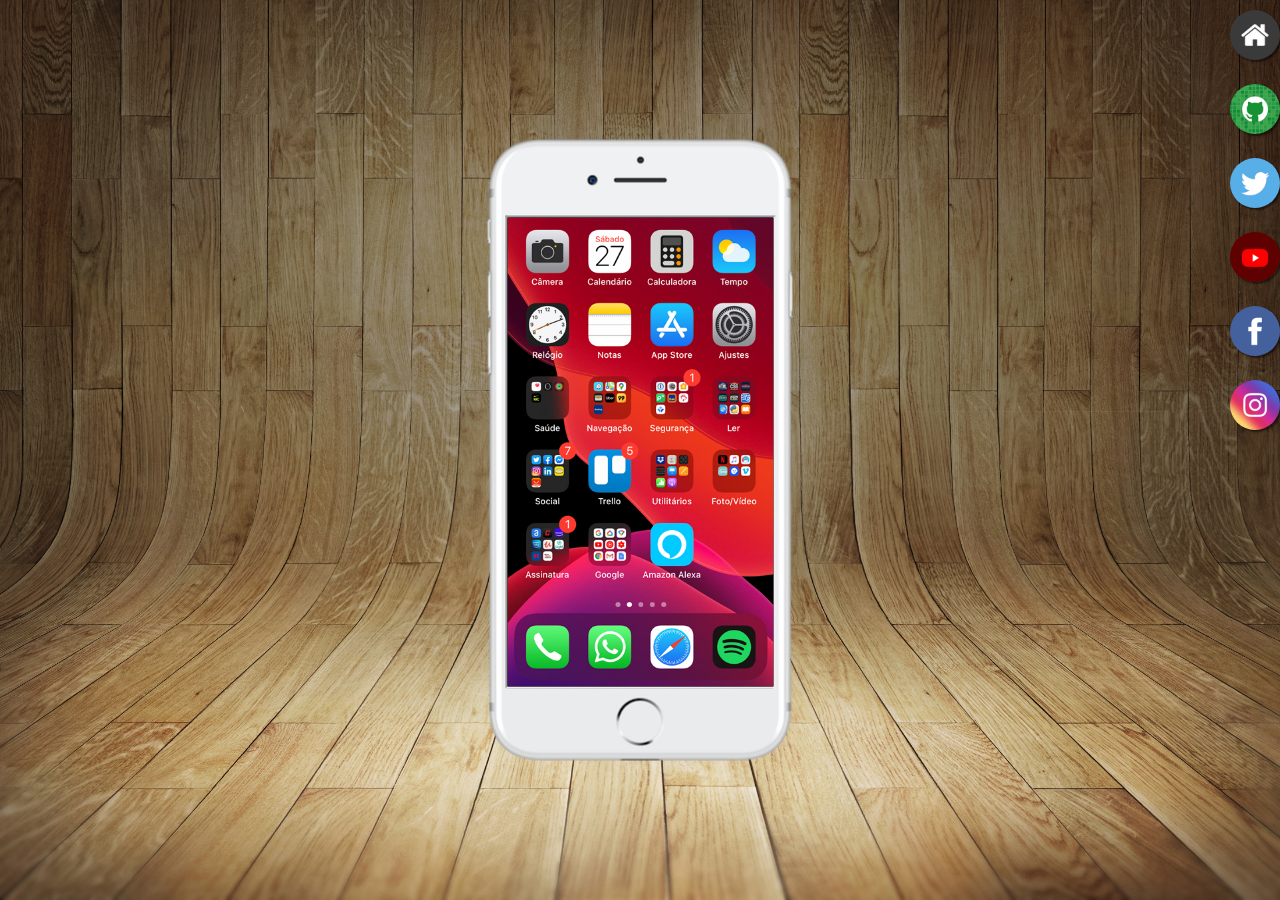
<file: index.html>
<!DOCTYPE html>
<html lang="pt-br">
<head>
    <meta charset="UTF-8">
    <meta name="viewport" content="width=device-width, initial-scale=1.0">
    <link rel="shortcut icon" href="imagens/favicon.ico" type="image/favicon">
    <link rel="stylesheet" href="estilo/style.css">
    <title>Rede Socias</title>
</head>
<body>
    <main>
        <section id="telefone">
            <iframe src="home.html" name="pula" id="pula"></iframe>
        </section>
        <section id="redesocias">
            <a href="home.html" target="pula"> <img src="imagens/logo-home.jpg" alt="image/jpeg"></a>
            <a href="github.html" target="pula"> <img src="imagens/logo-github.jpg" alt="image/jpeg"></a>
            <a href="twitter.html" target="pula"> <img src="imagens/logo-twitter.jpg" alt="image/jpeg"></a>
            <a href="youtube.html" target="pula"> <img src="imagens/logo-youtube.jpg" alt="image/jpeg"></a>
            <a href="facebook.html" target="pula"> <img src="imagens/logo-facebook.jpg" alt="image/jpeg"></a>
            <a href="instagram.html" target="pula"> <img src="imagens/logo-instagram.jpg" alt="image/jpeg"></a>
        </section>
    </main>
</body>
</html>
</file>
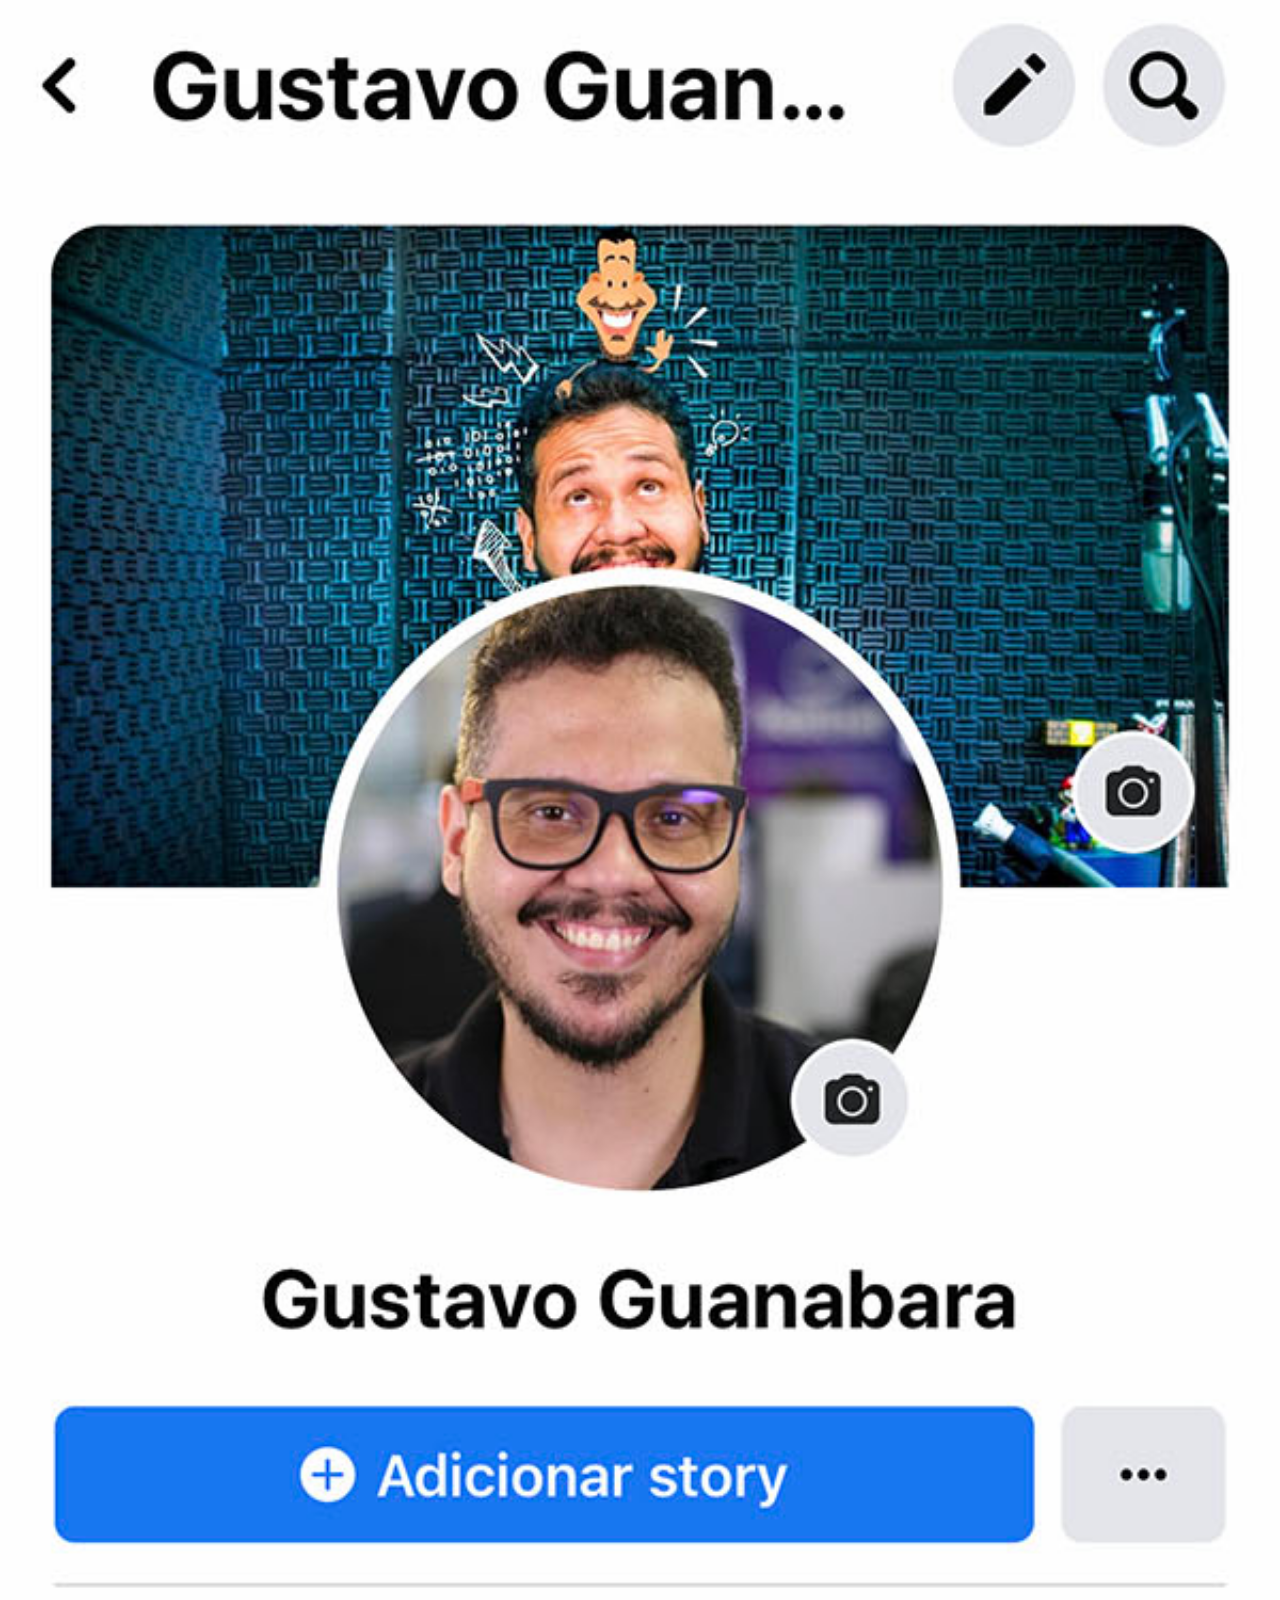
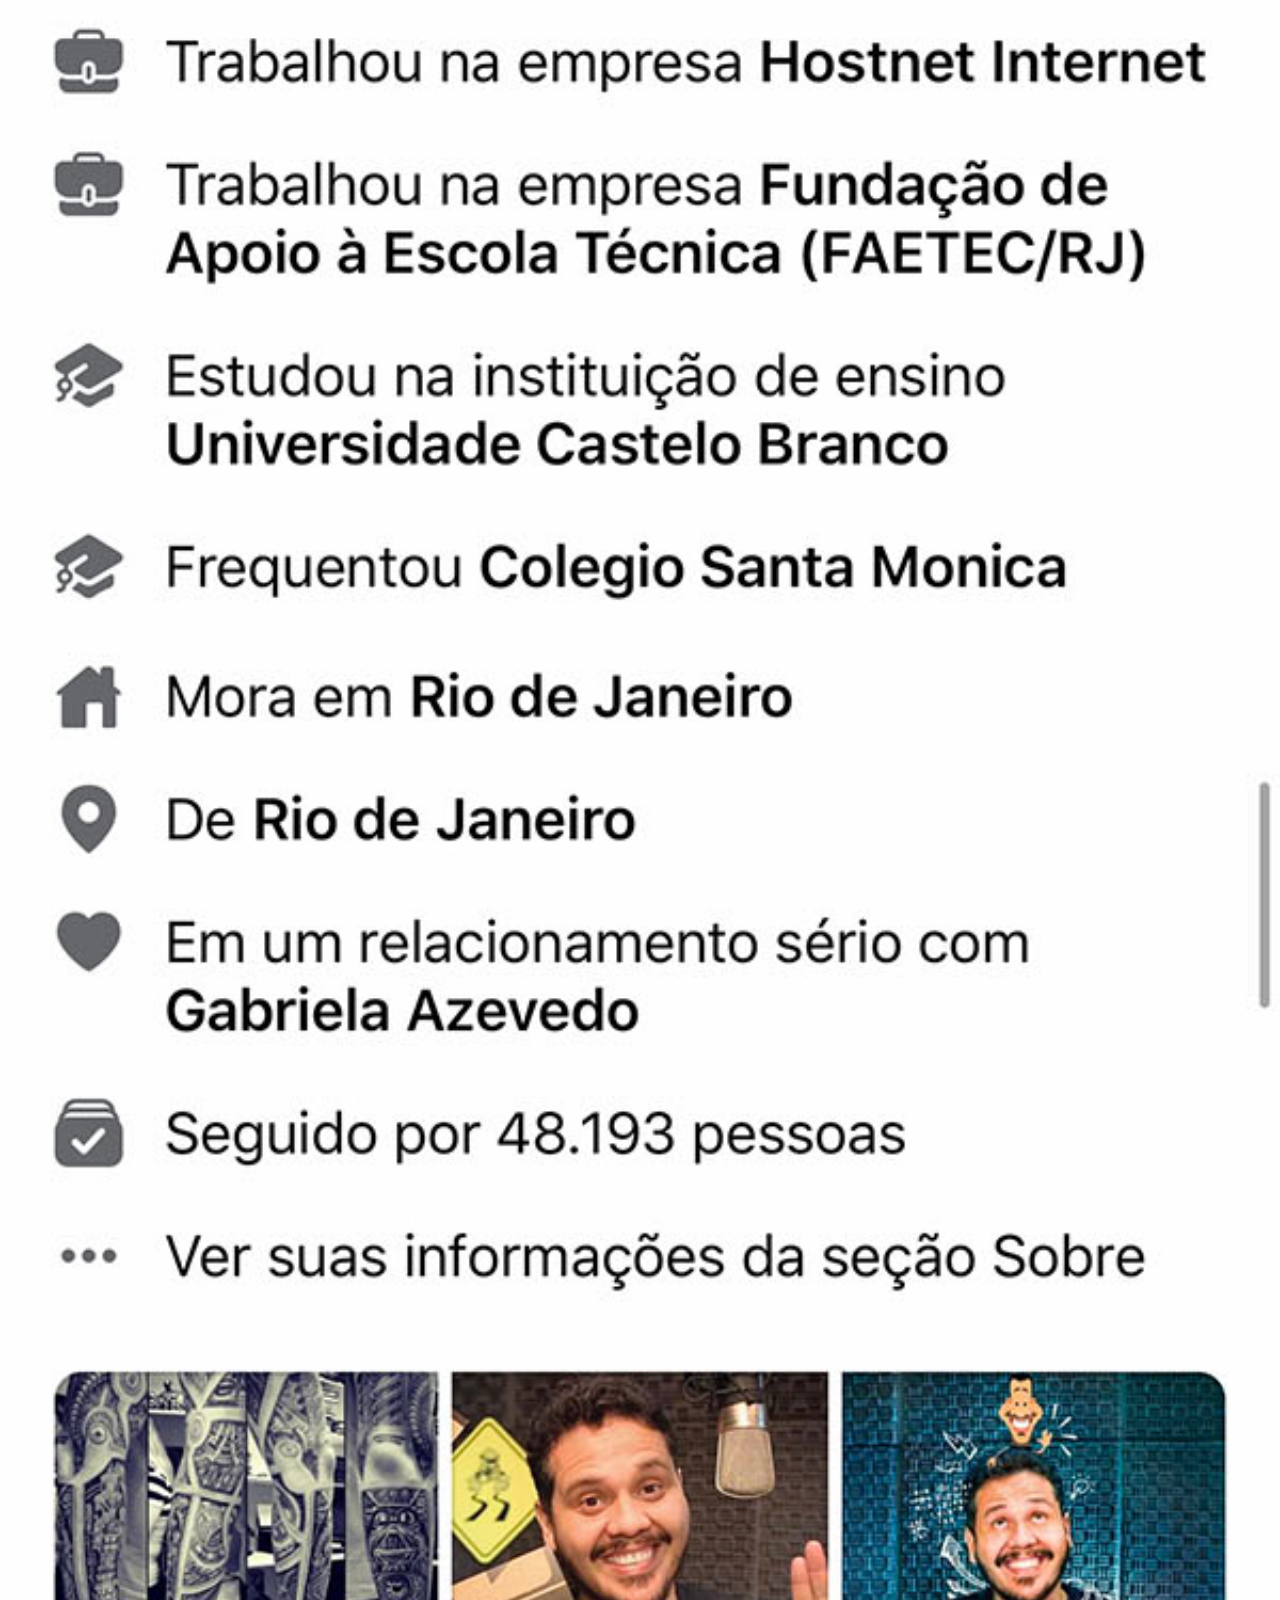
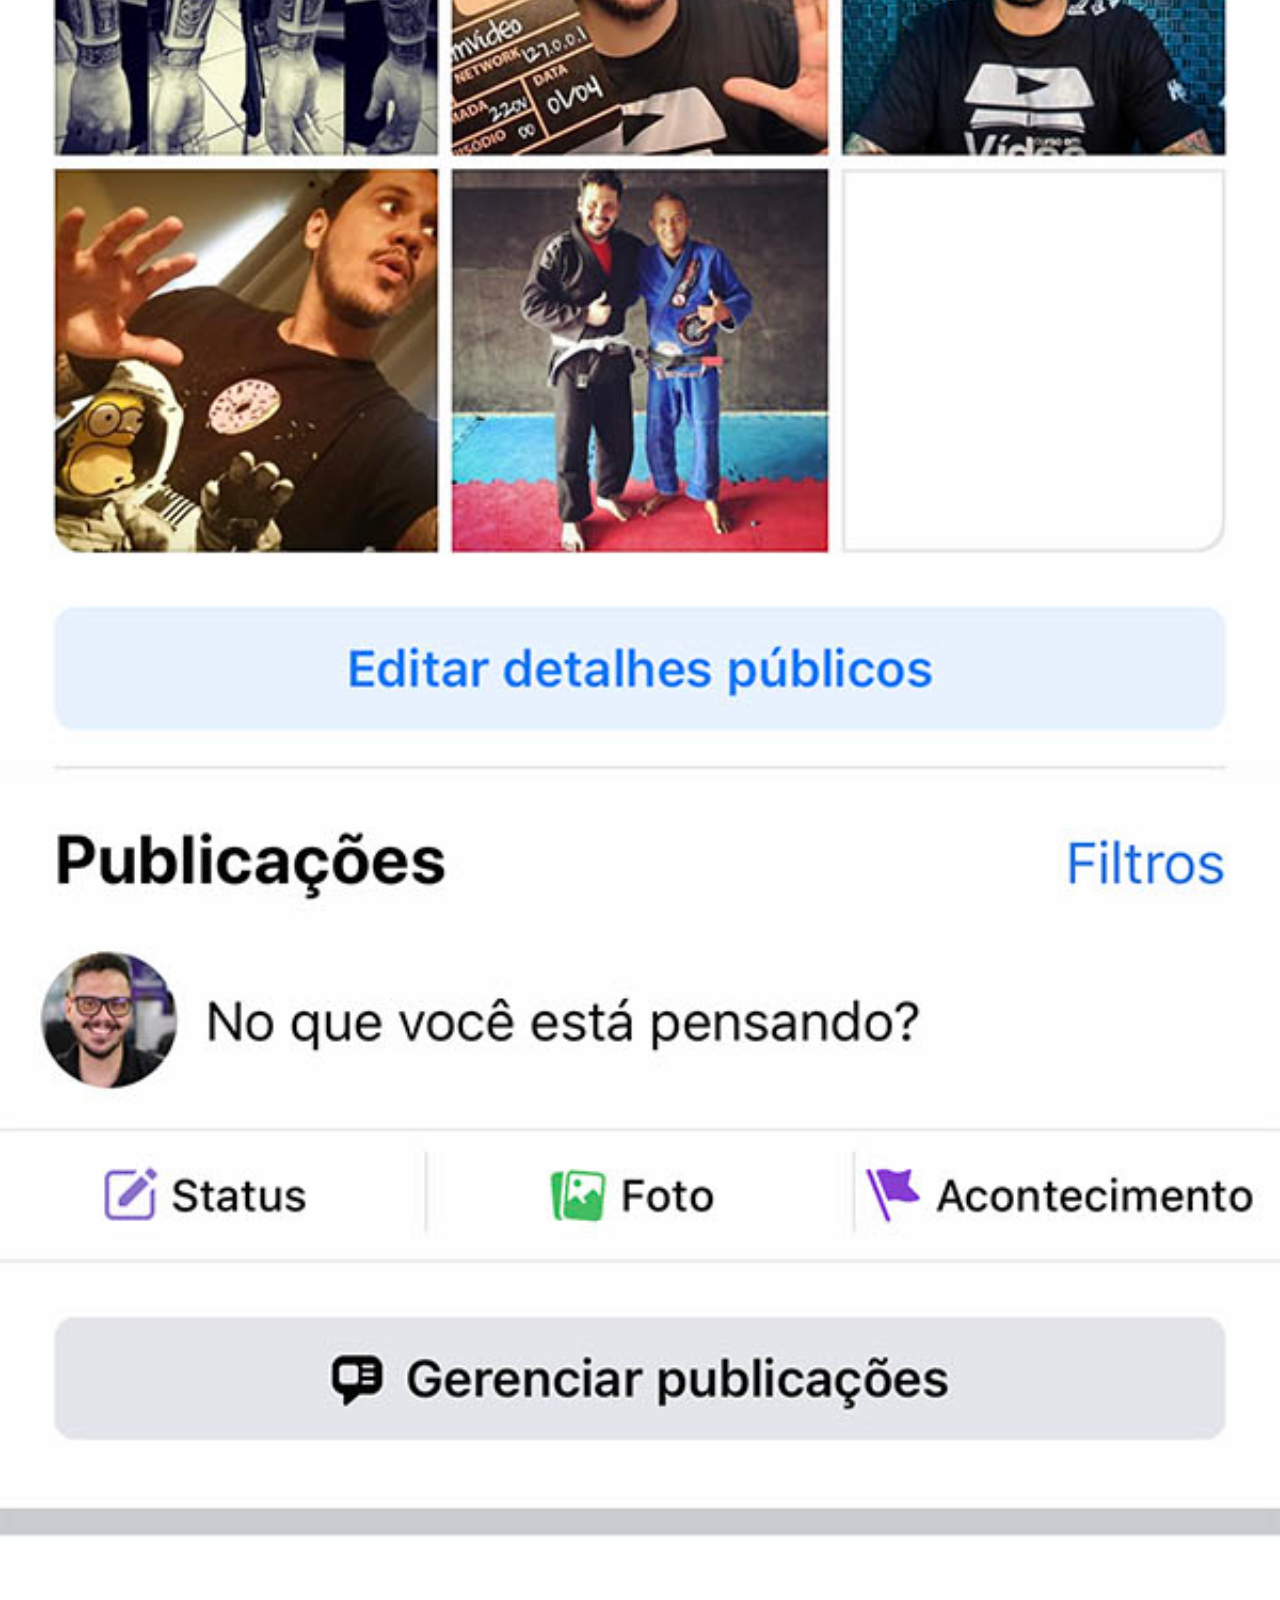
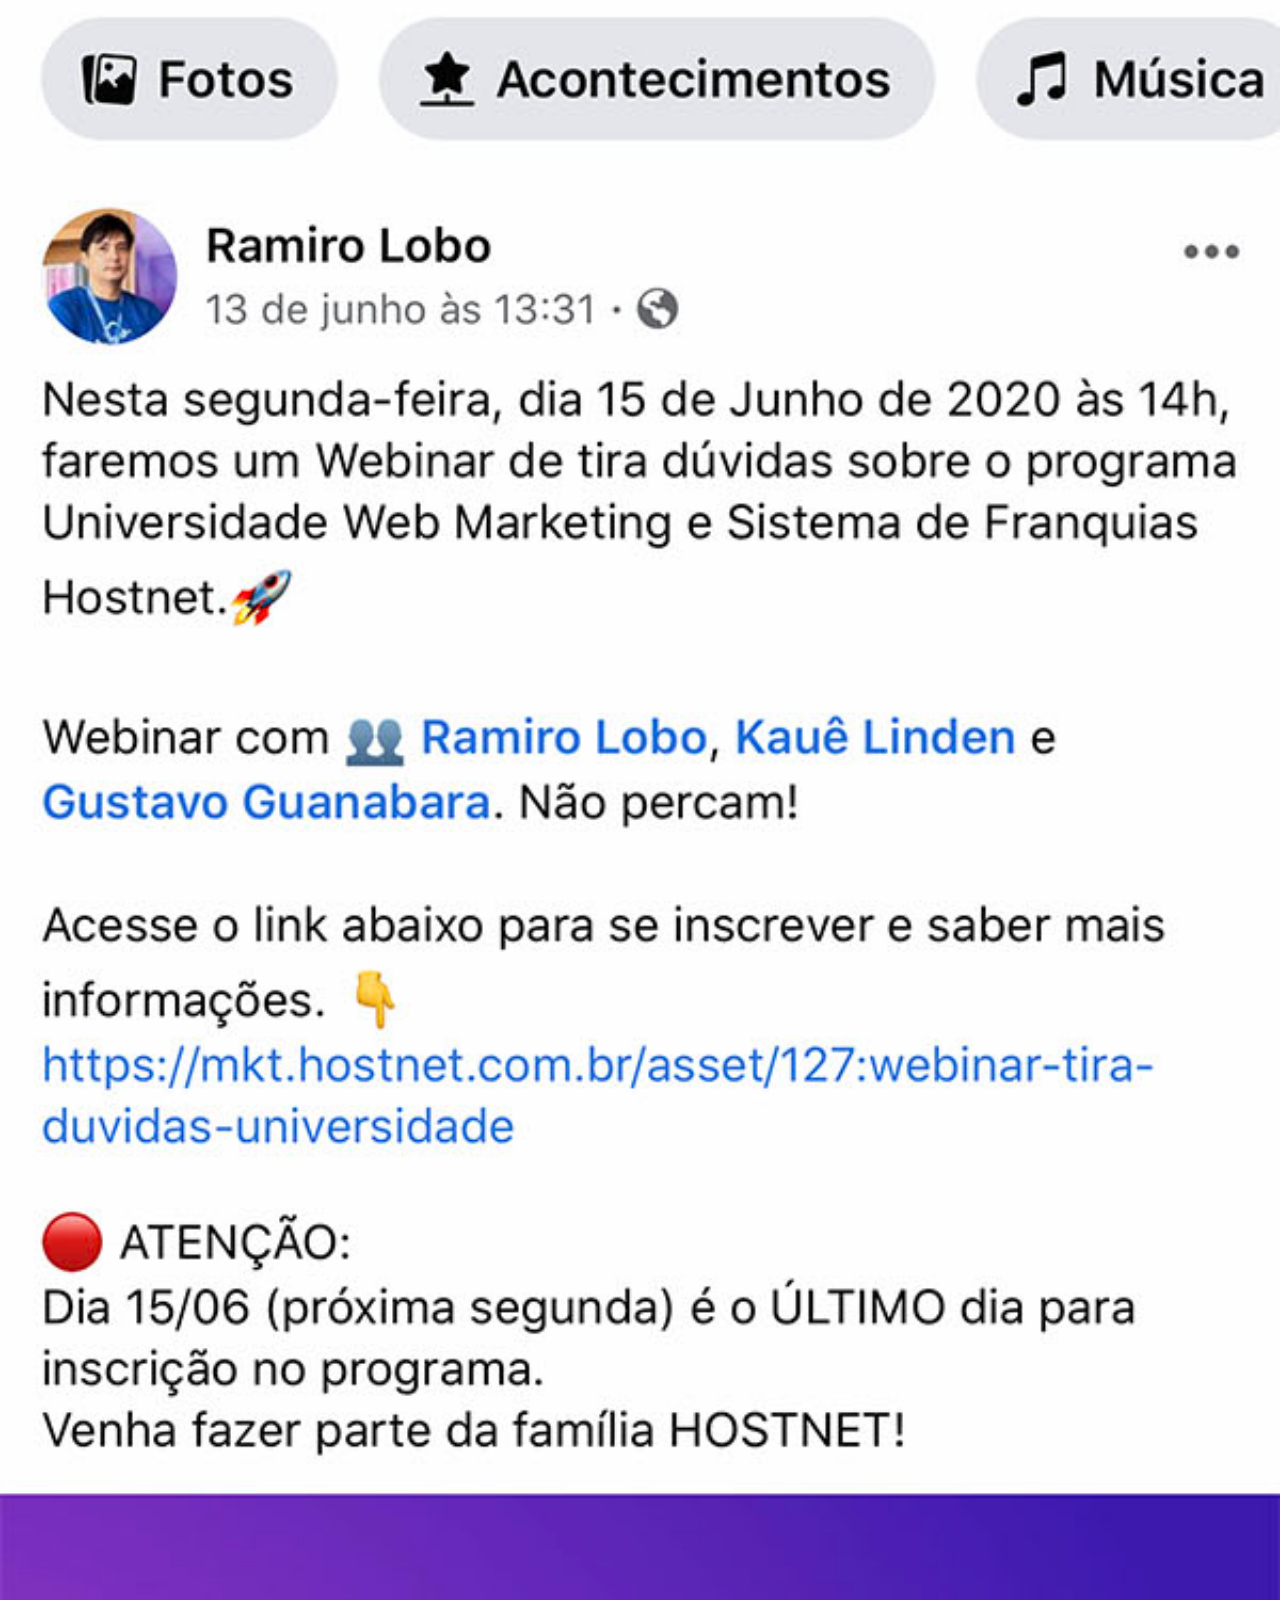
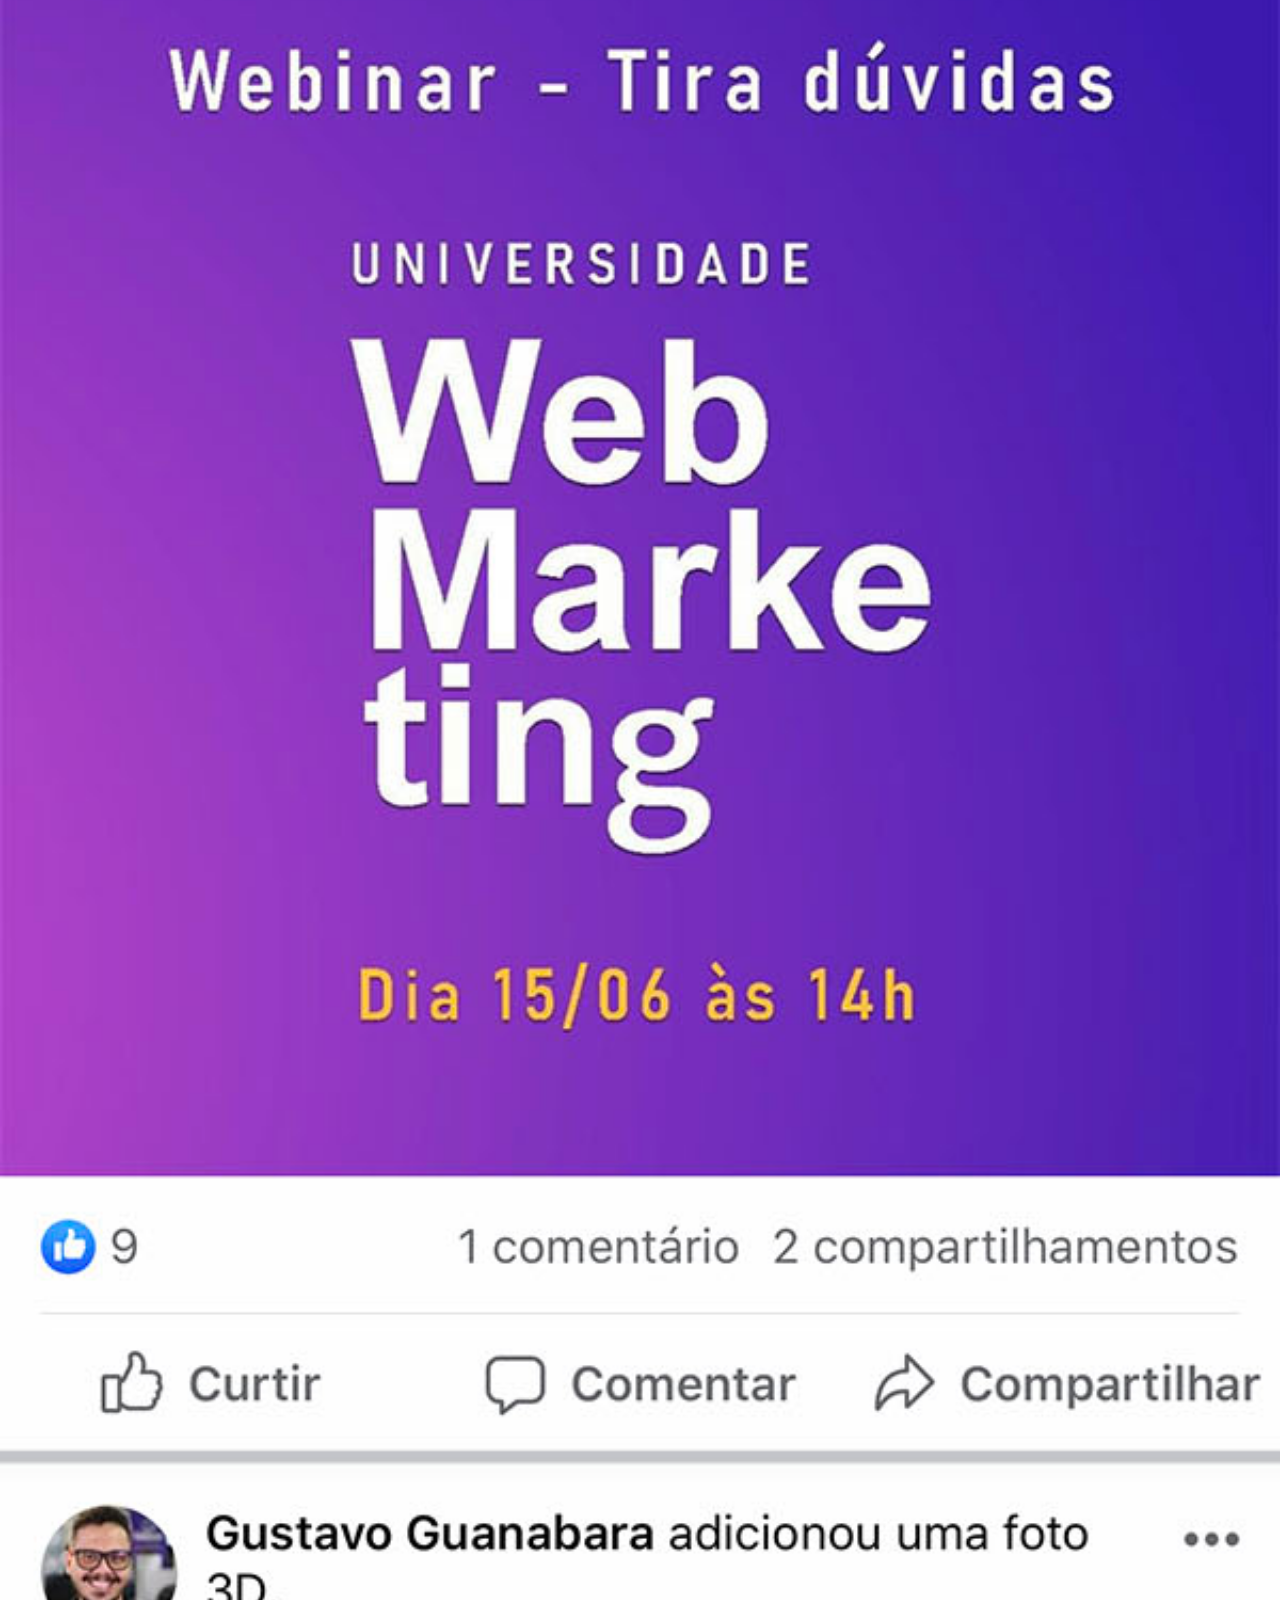
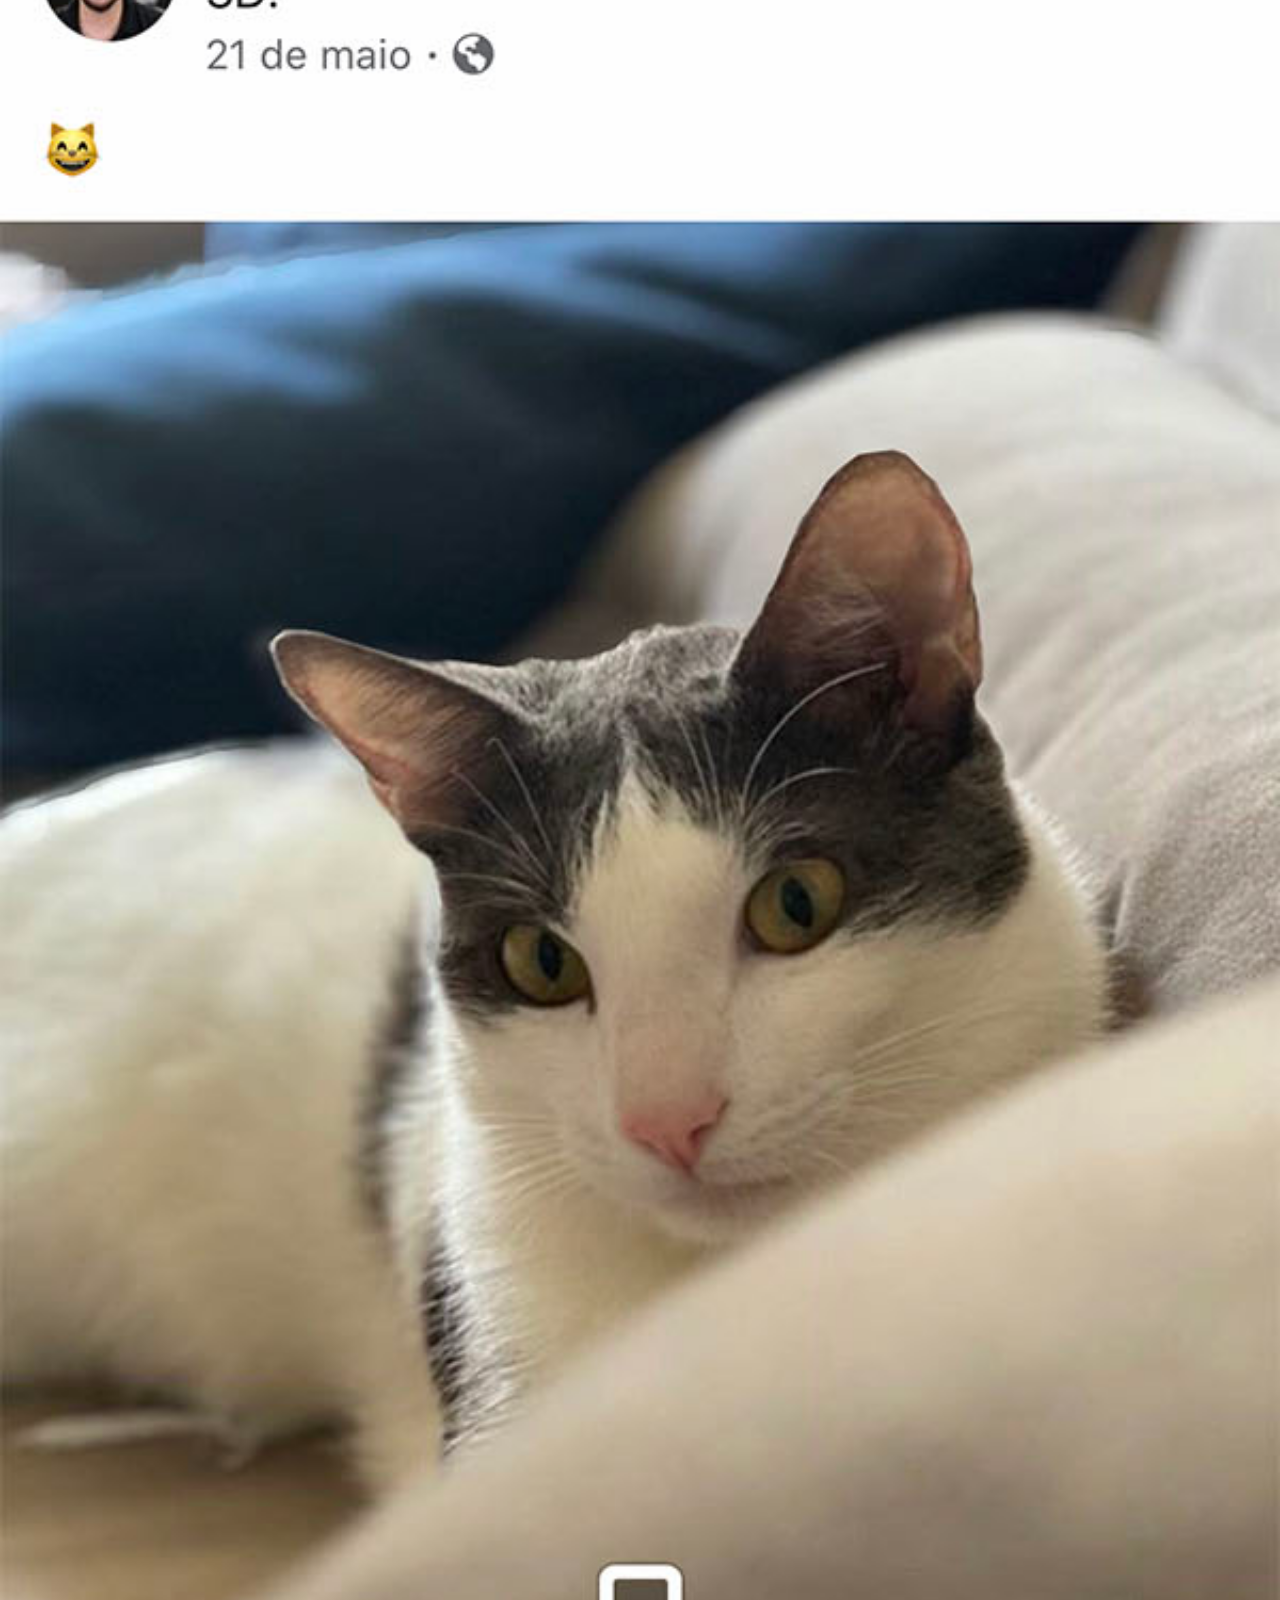
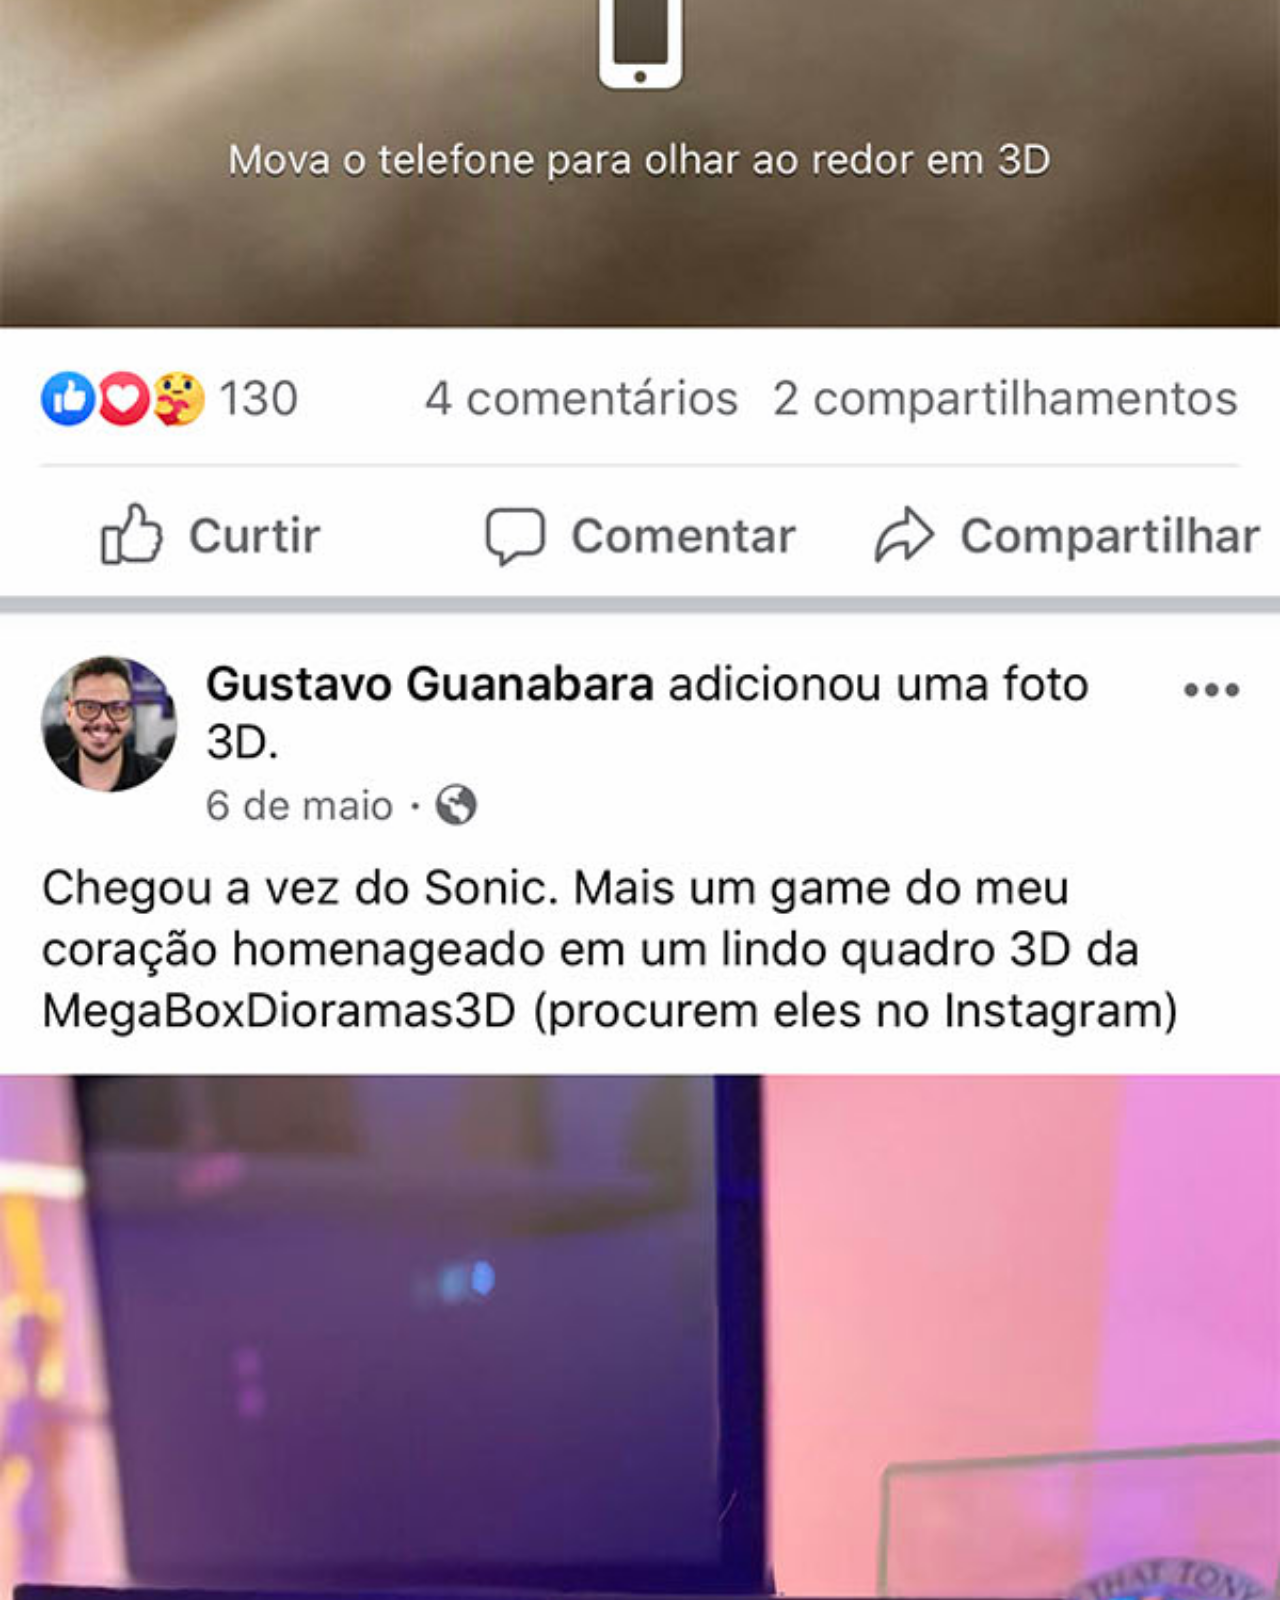
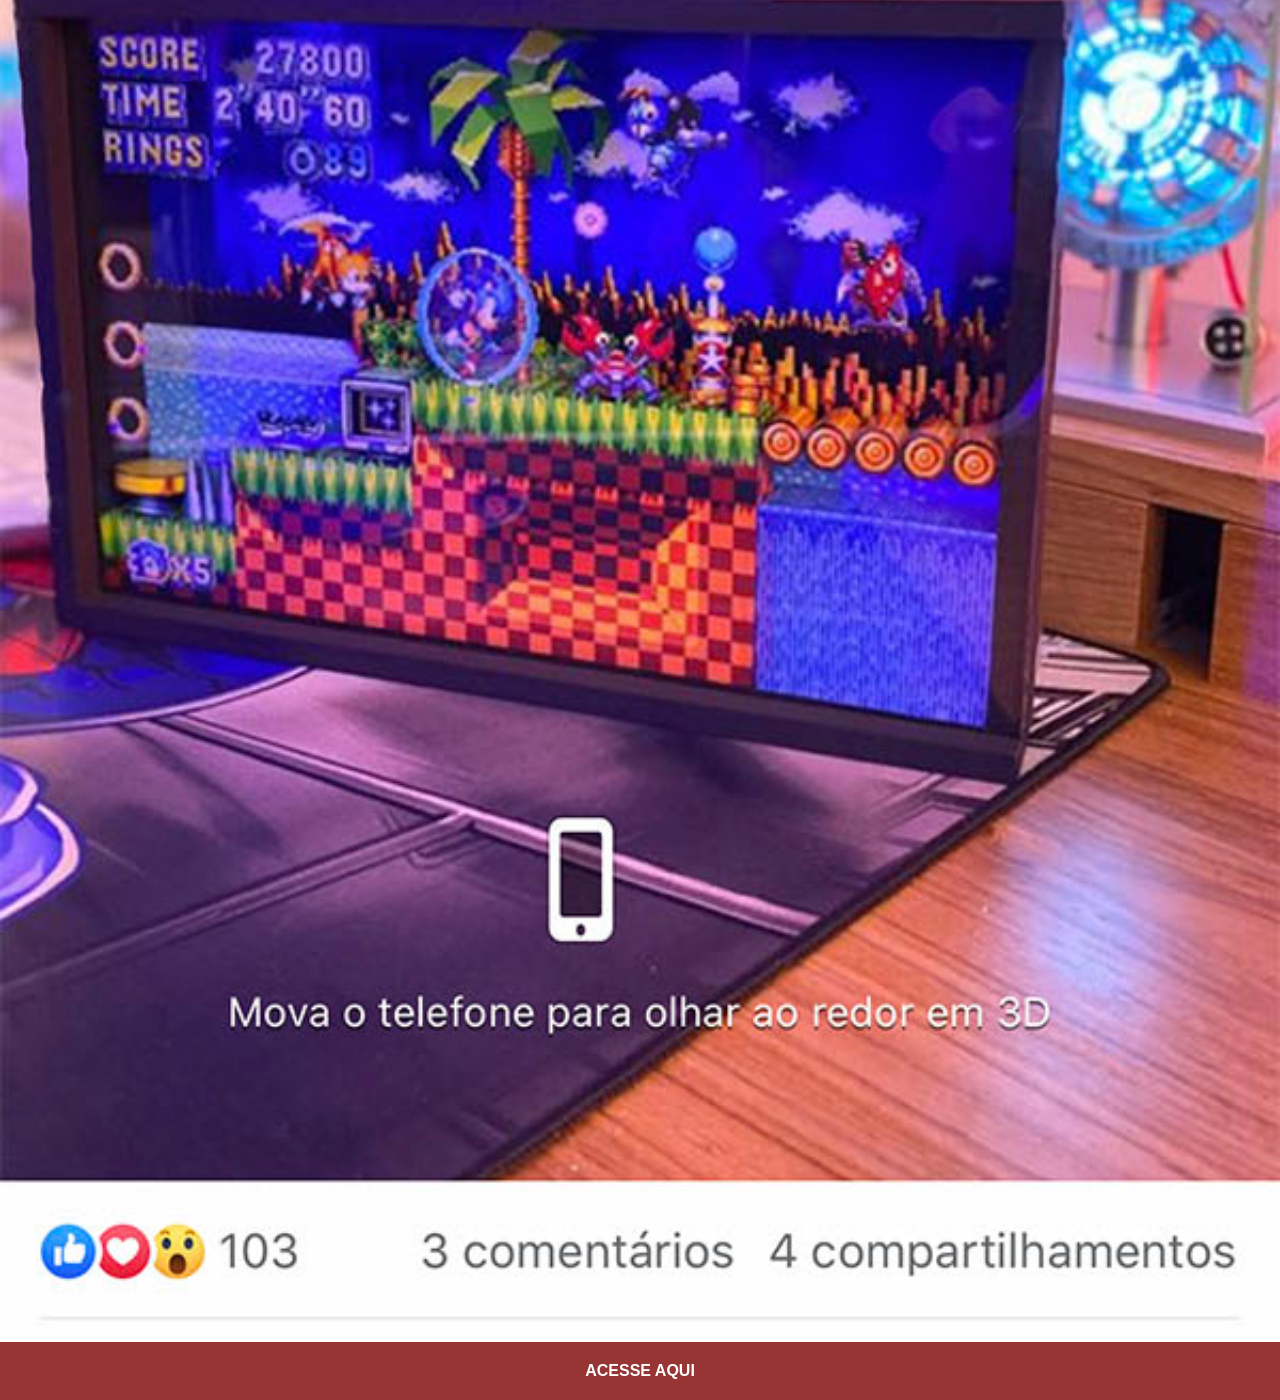
<file: facebook.html>
<!DOCTYPE html>
<html lang="en">
<head>
    <meta charset="UTF-8">
    <meta name="viewport" content="width=device-width, initial-scale=1.0">
    <link rel="stylesheet" href="estilo/socias.css">
    <title>Facebook</title>
</head>
<body>
    <img src="imagens/tela-facebook.jpg" alt="image/jpeg">
    <a href="https://web.facebook.com/gustavoguanabara" target="_blank">ACESSE AQUI</a>
</body>
</html>
</file>
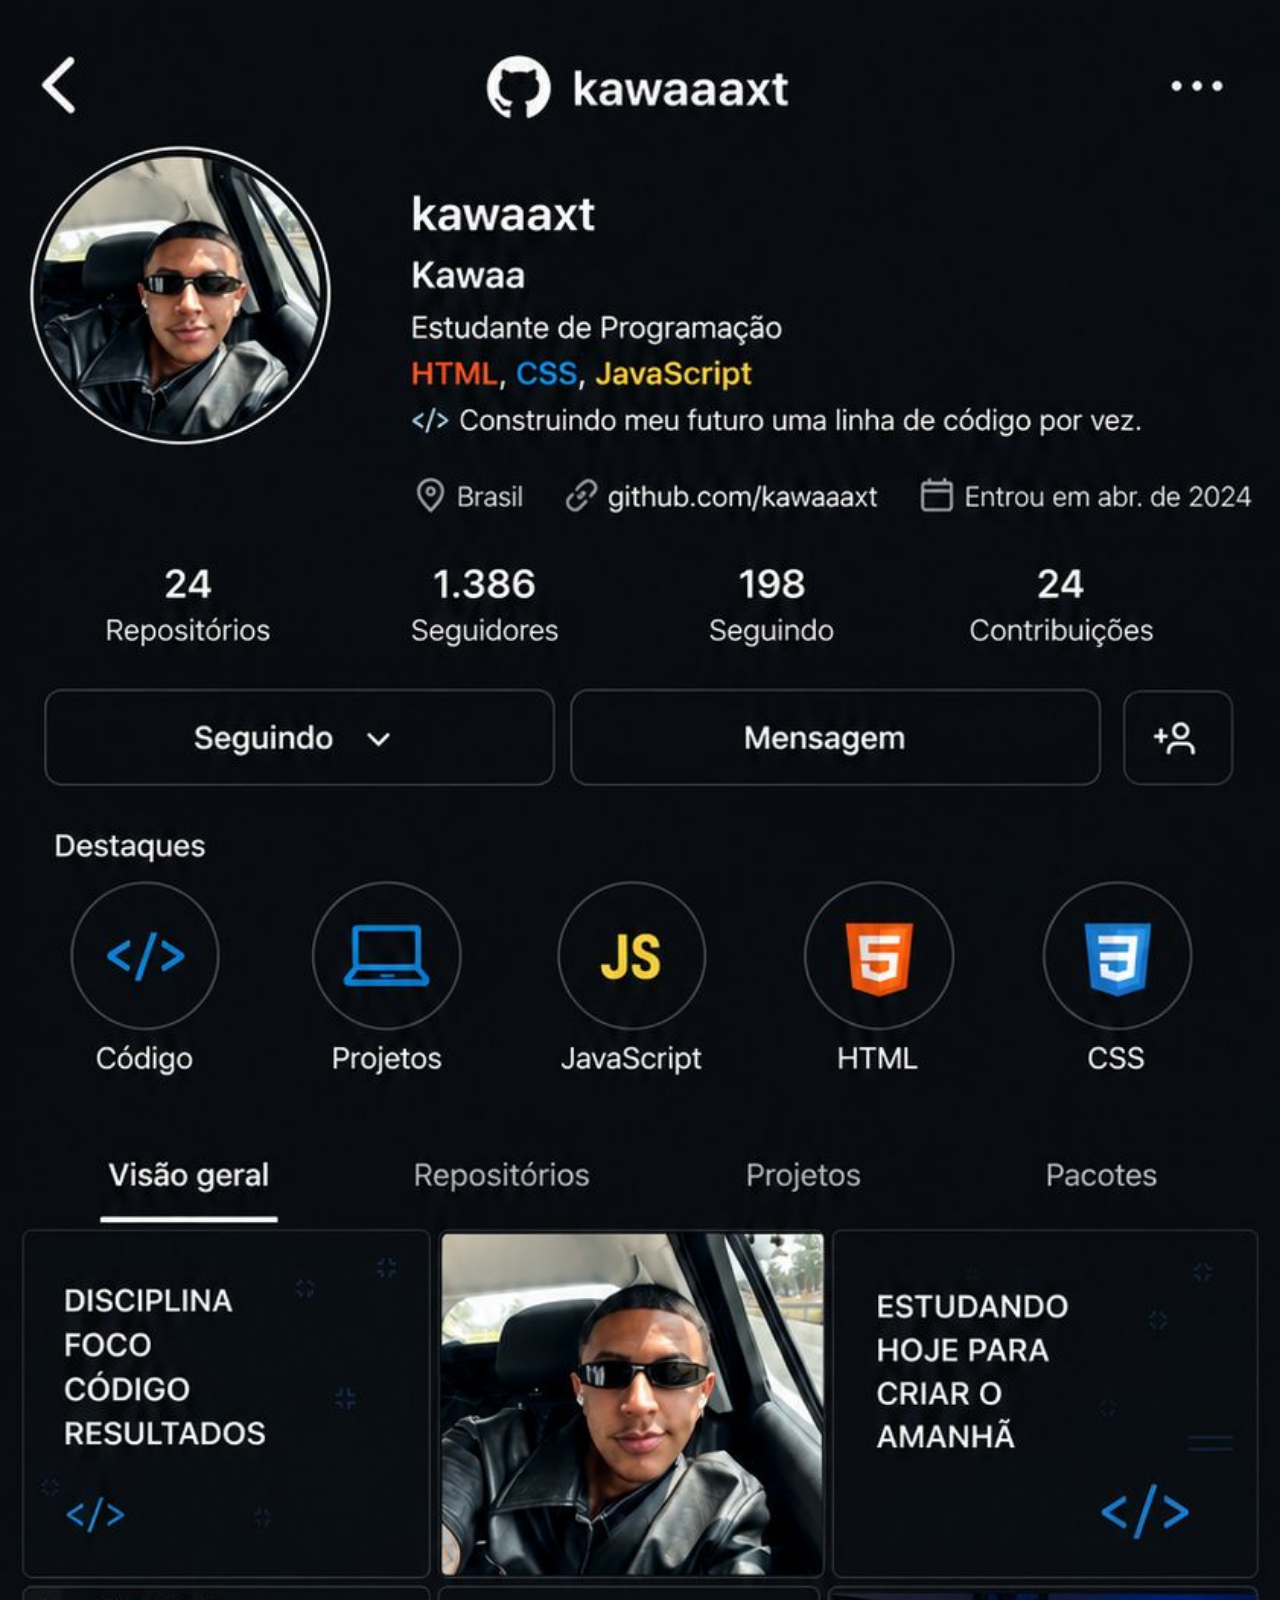
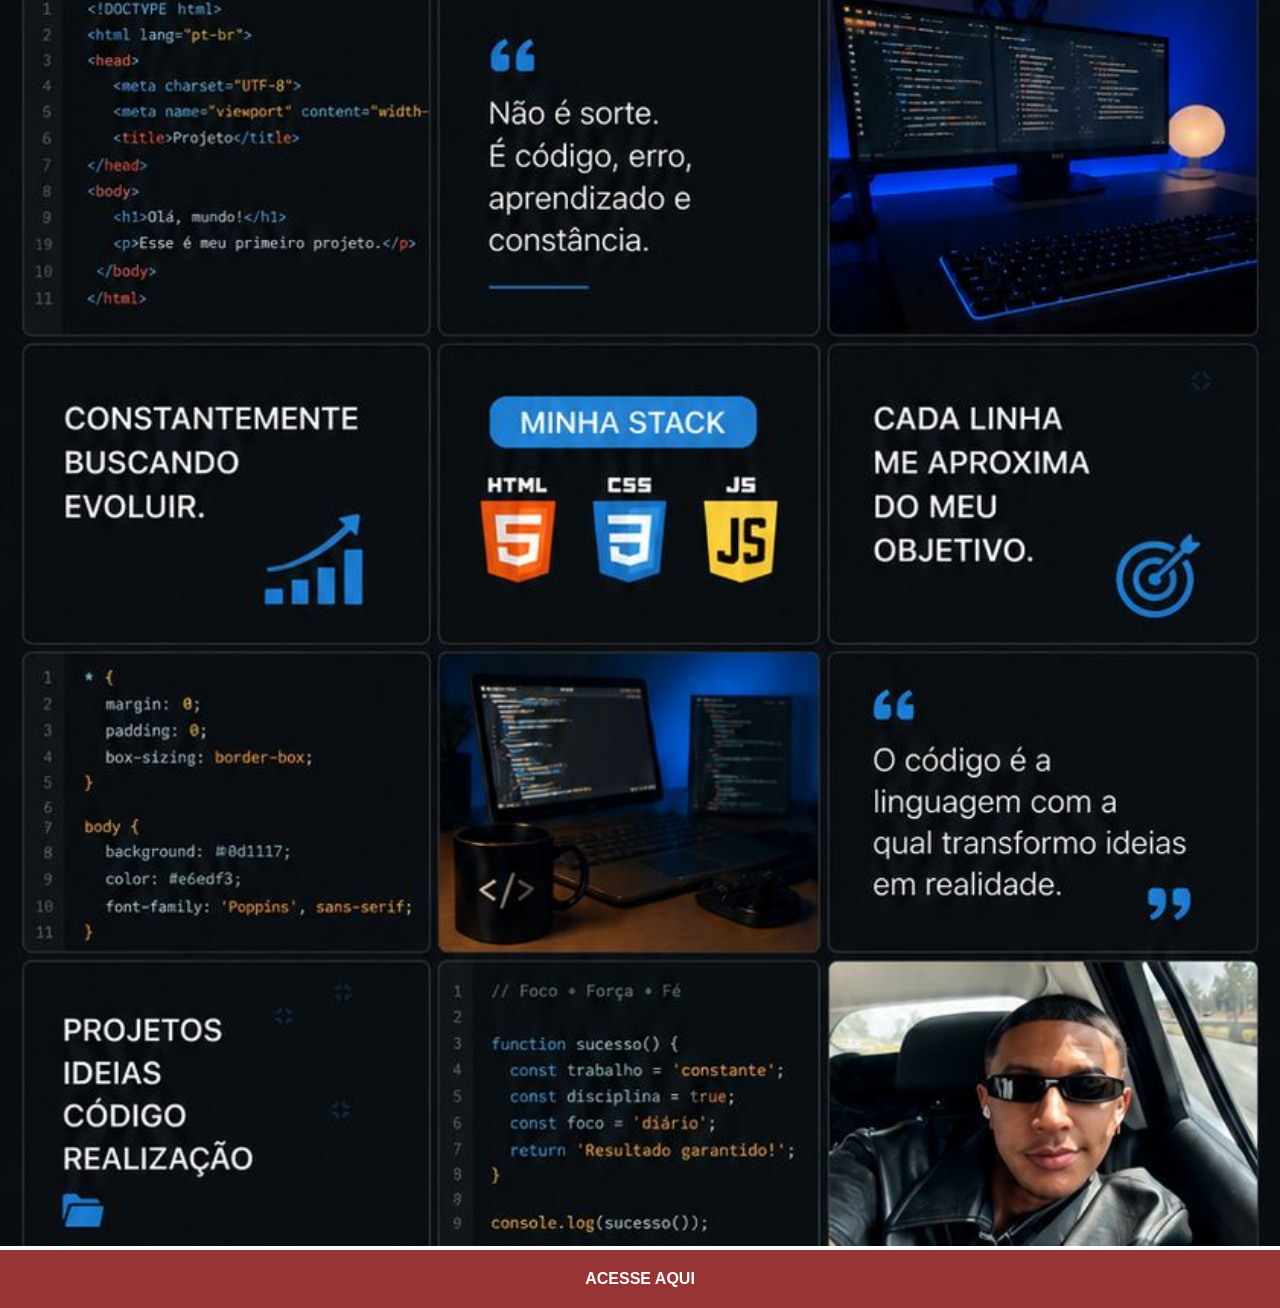
<file: github.html>
<!DOCTYPE html>
<html lang="en">
<head>
    <meta charset="UTF-8">
    <meta name="viewport" content="width=device-width, initial-scale=1.0">
    <link rel="stylesheet" href="estilo/socias.css">
    <title>Document</title>
   
</head>
<body>
    <img src="imagens/github.kaua.jpeg" alt="image/jpeg">
    <a href="https://github.com/KawaaaXT" target="_blank">ACESSE AQUI</a>
    
</body>
</html>
</file>
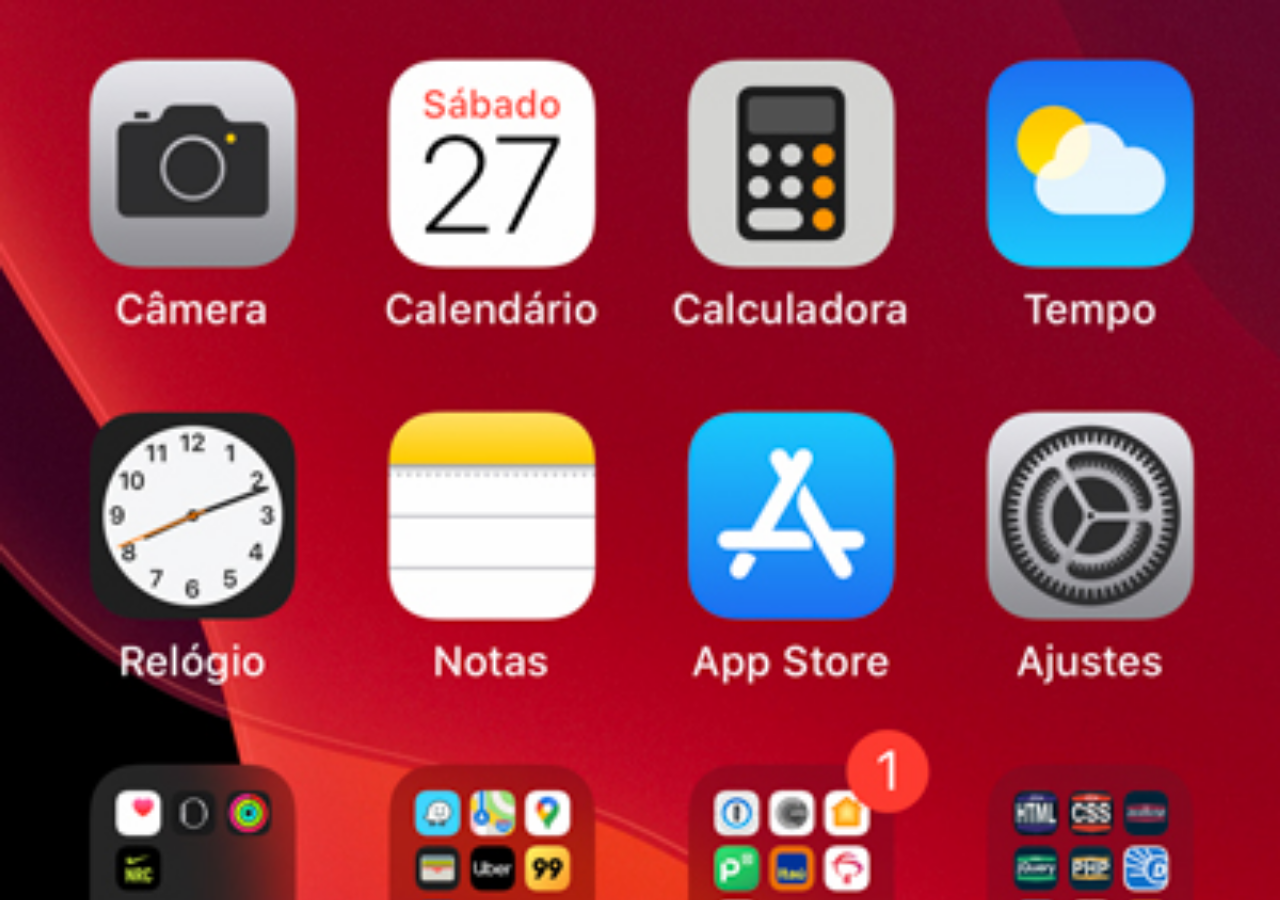
<file: home.html>
<!DOCTYPE html>
<html lang="pt-br">
<head>
    <meta charset="UTF-8">
    <meta name="viewport" content="width=device-width, initial-scale=1.0">
    <title></title>
</head>
<style>
    *{
        padding: 0px;
        margin: 0px;
    }
    body{
        width: 100vw;
        height: 100vh;
        background: black url('imagens/tela-home.jpg') no-repeat top center;
        background-size: cover;
        
    }
</style>
<body>
    
</body>
</html>
</file>
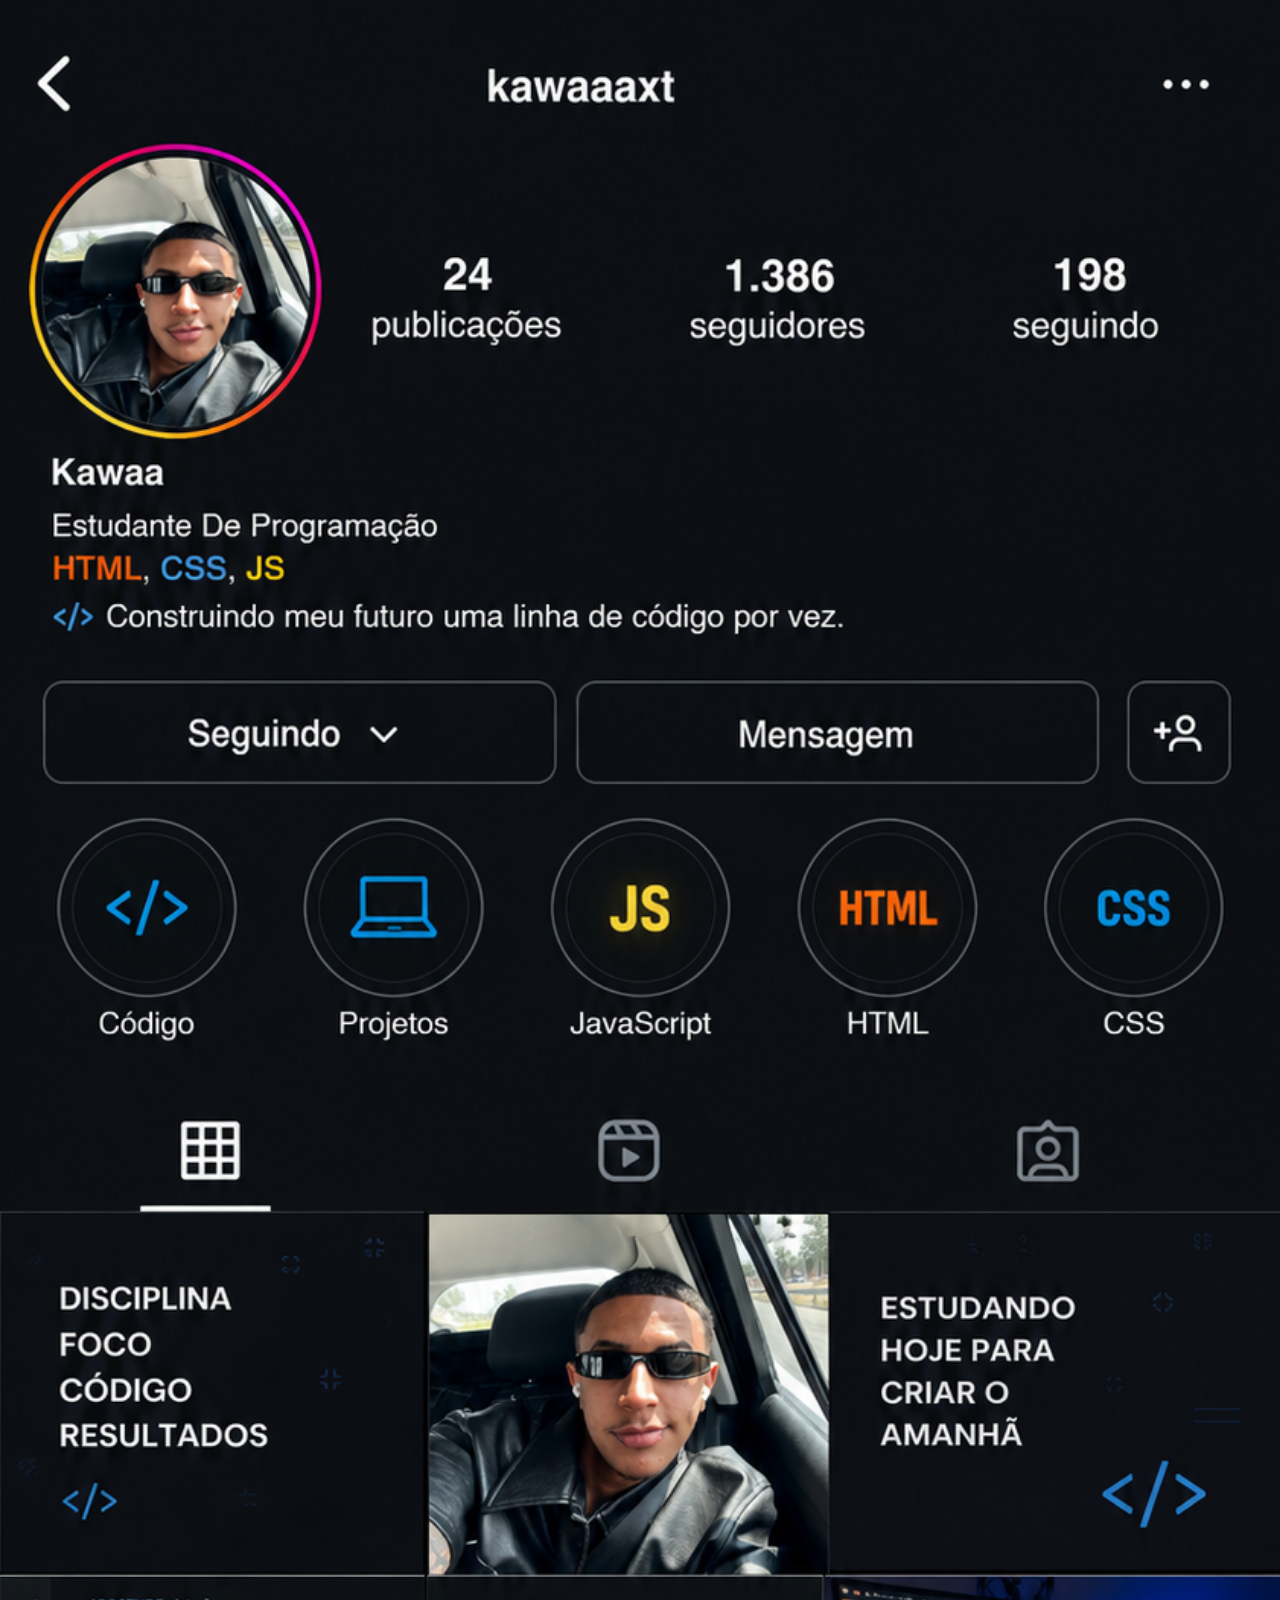
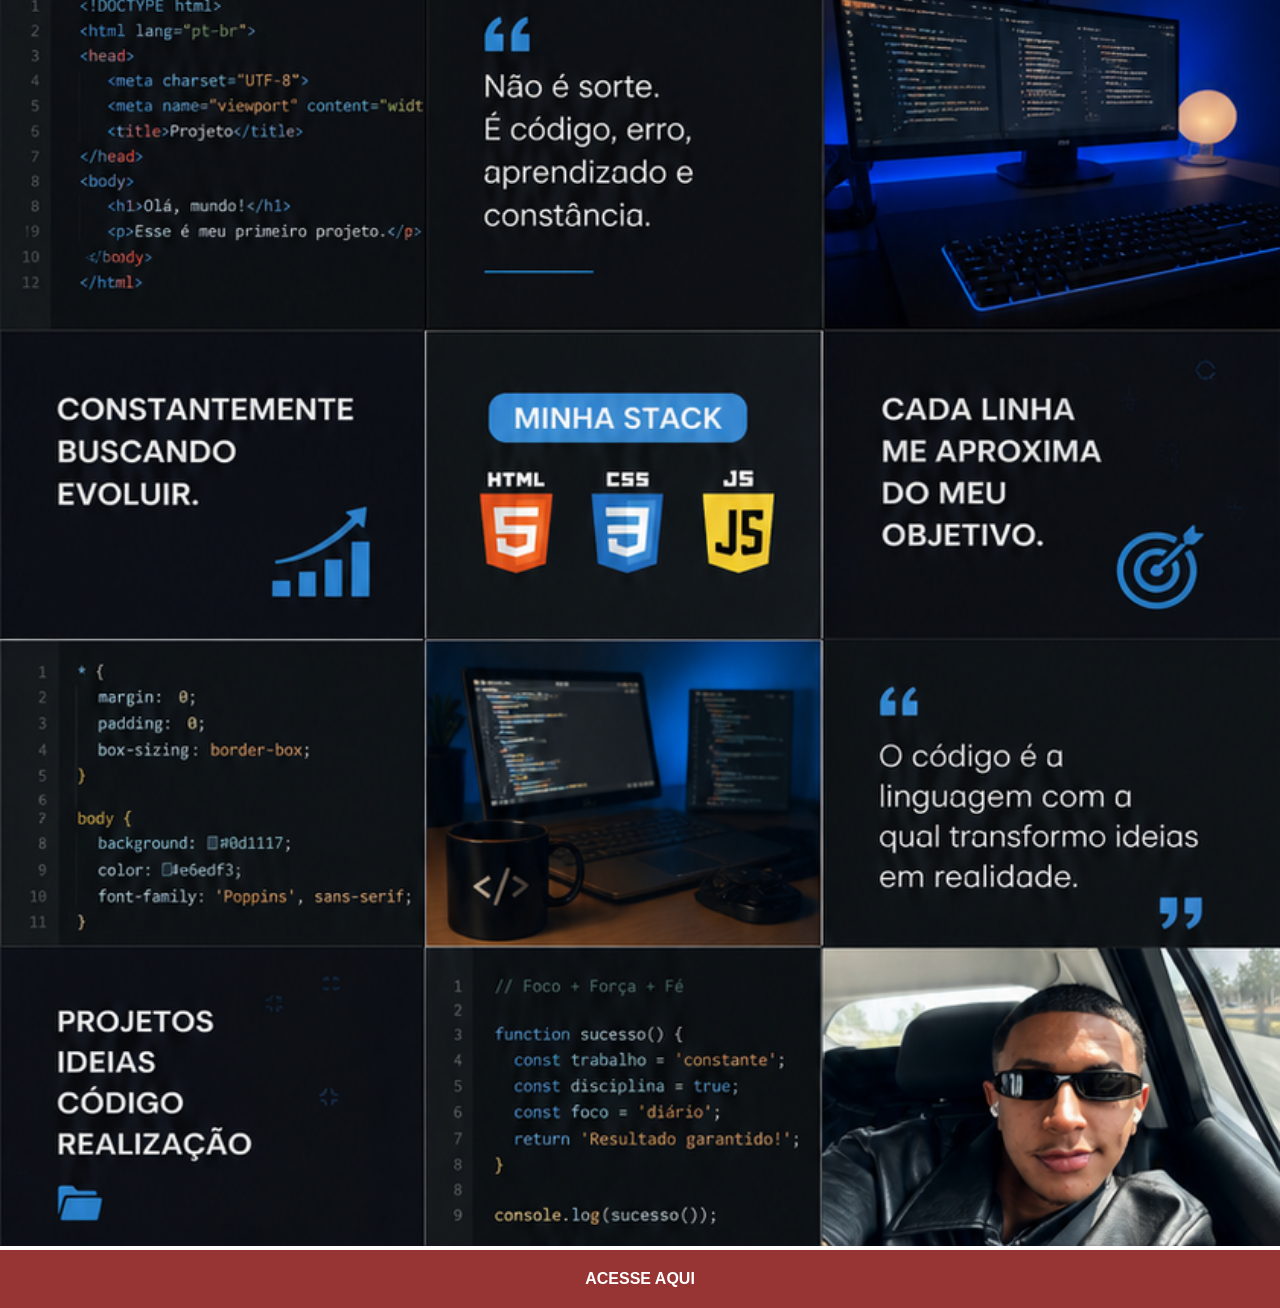
<file: instagram.html>
<!DOCTYPE html>
<html lang="en">
<head>
    <meta charset="UTF-8">
    <meta name="viewport" content="width=device-width, initial-scale=1.0">
    <link rel="stylesheet" href="estilo/socias.css">
    <title>Instagram</title>
</head>
<body>
    <img src="imagens/instagra.kaua.png" alt="image/png">
    <a href="https://www.instagram.com/kawaaaxt?igsh=MXJtbTdsb3VqMTRxbQ%3D%3D&utm_source=qr" target="_blank">ACESSE AQUI</a>
</body>
</html>
</file>
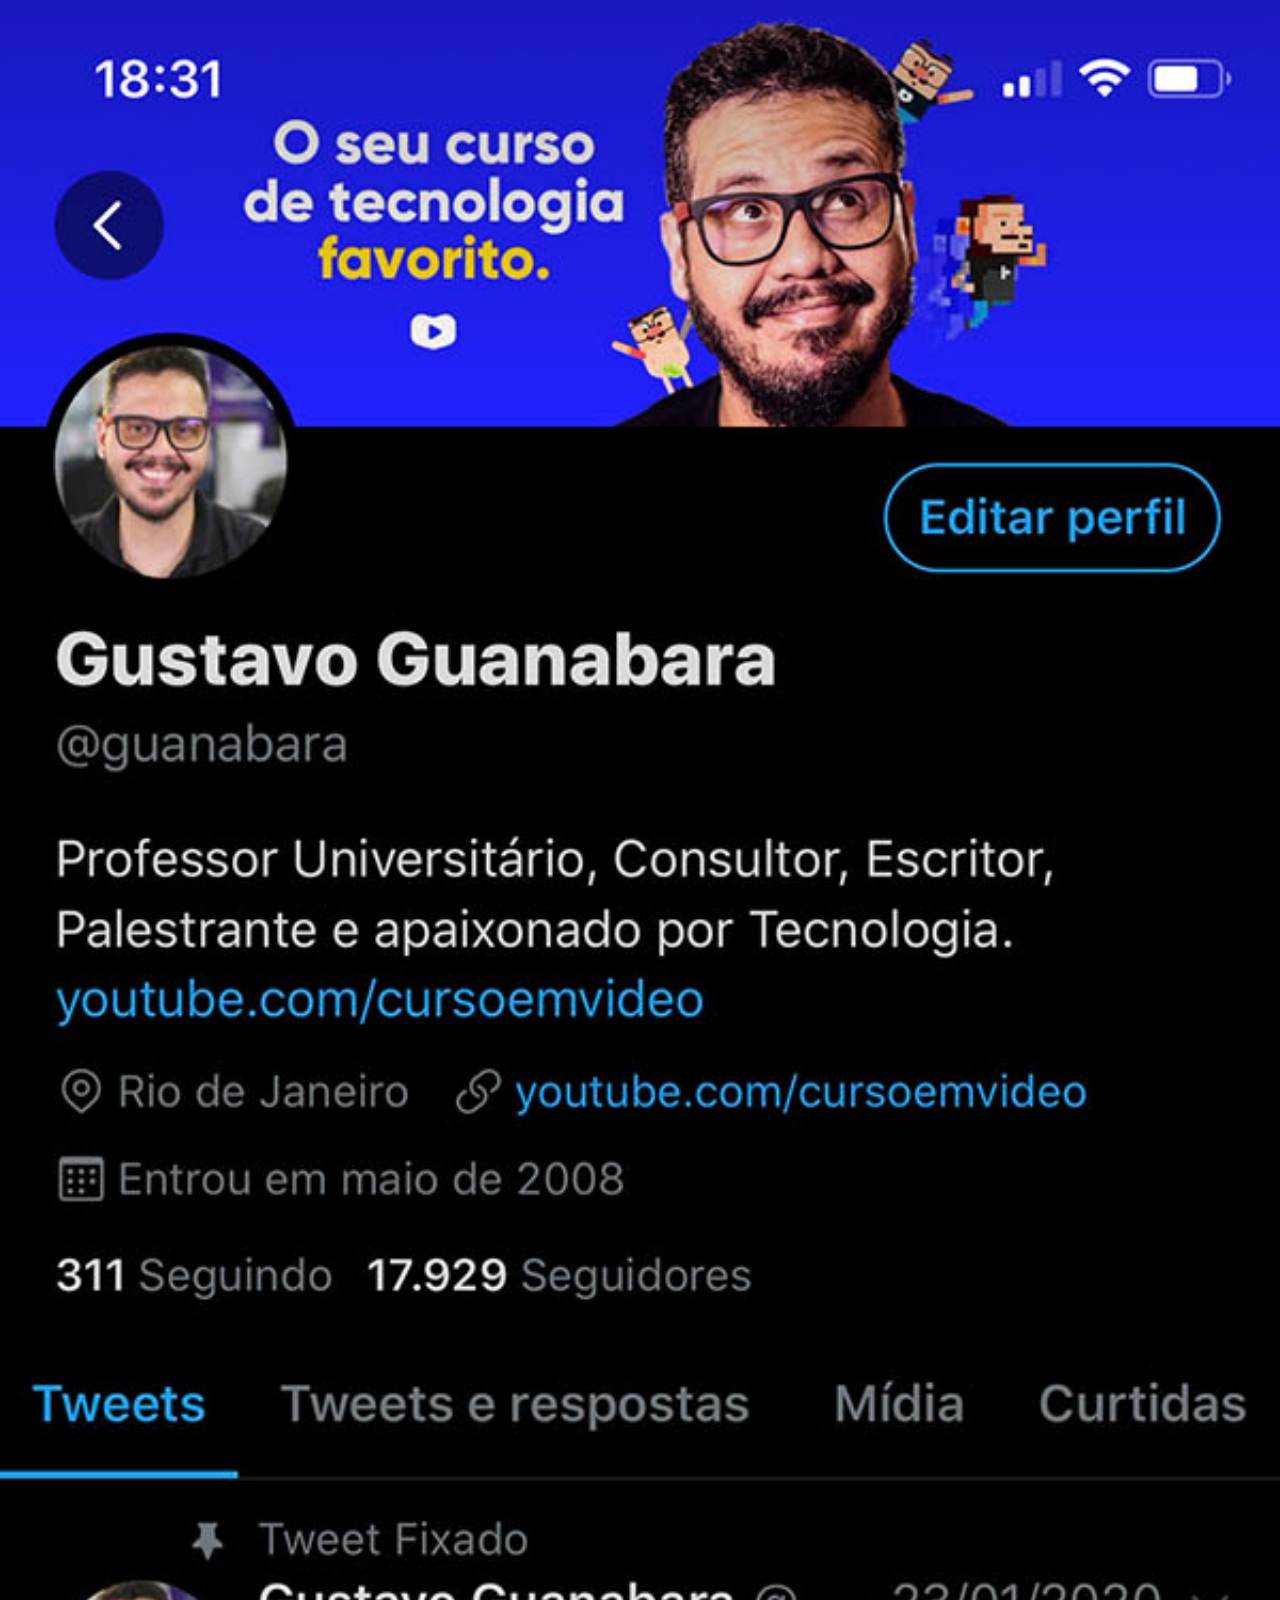
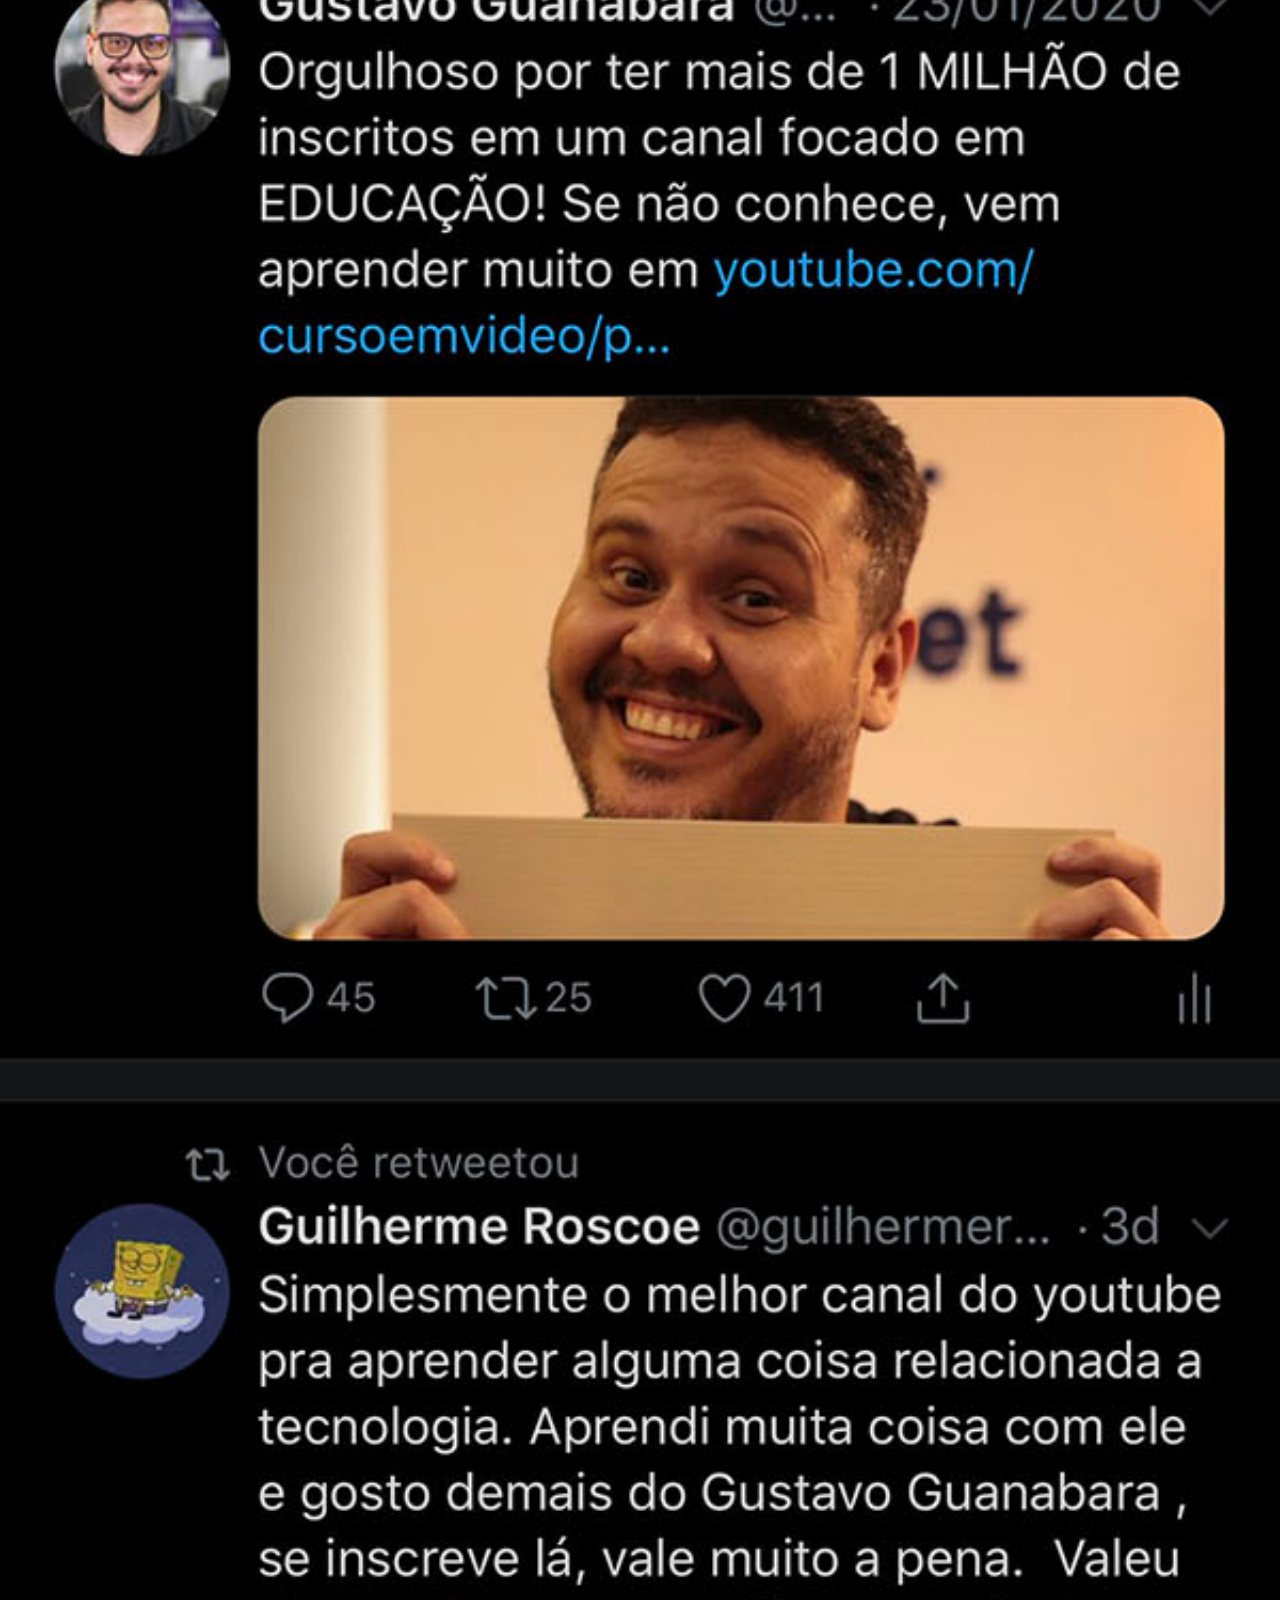
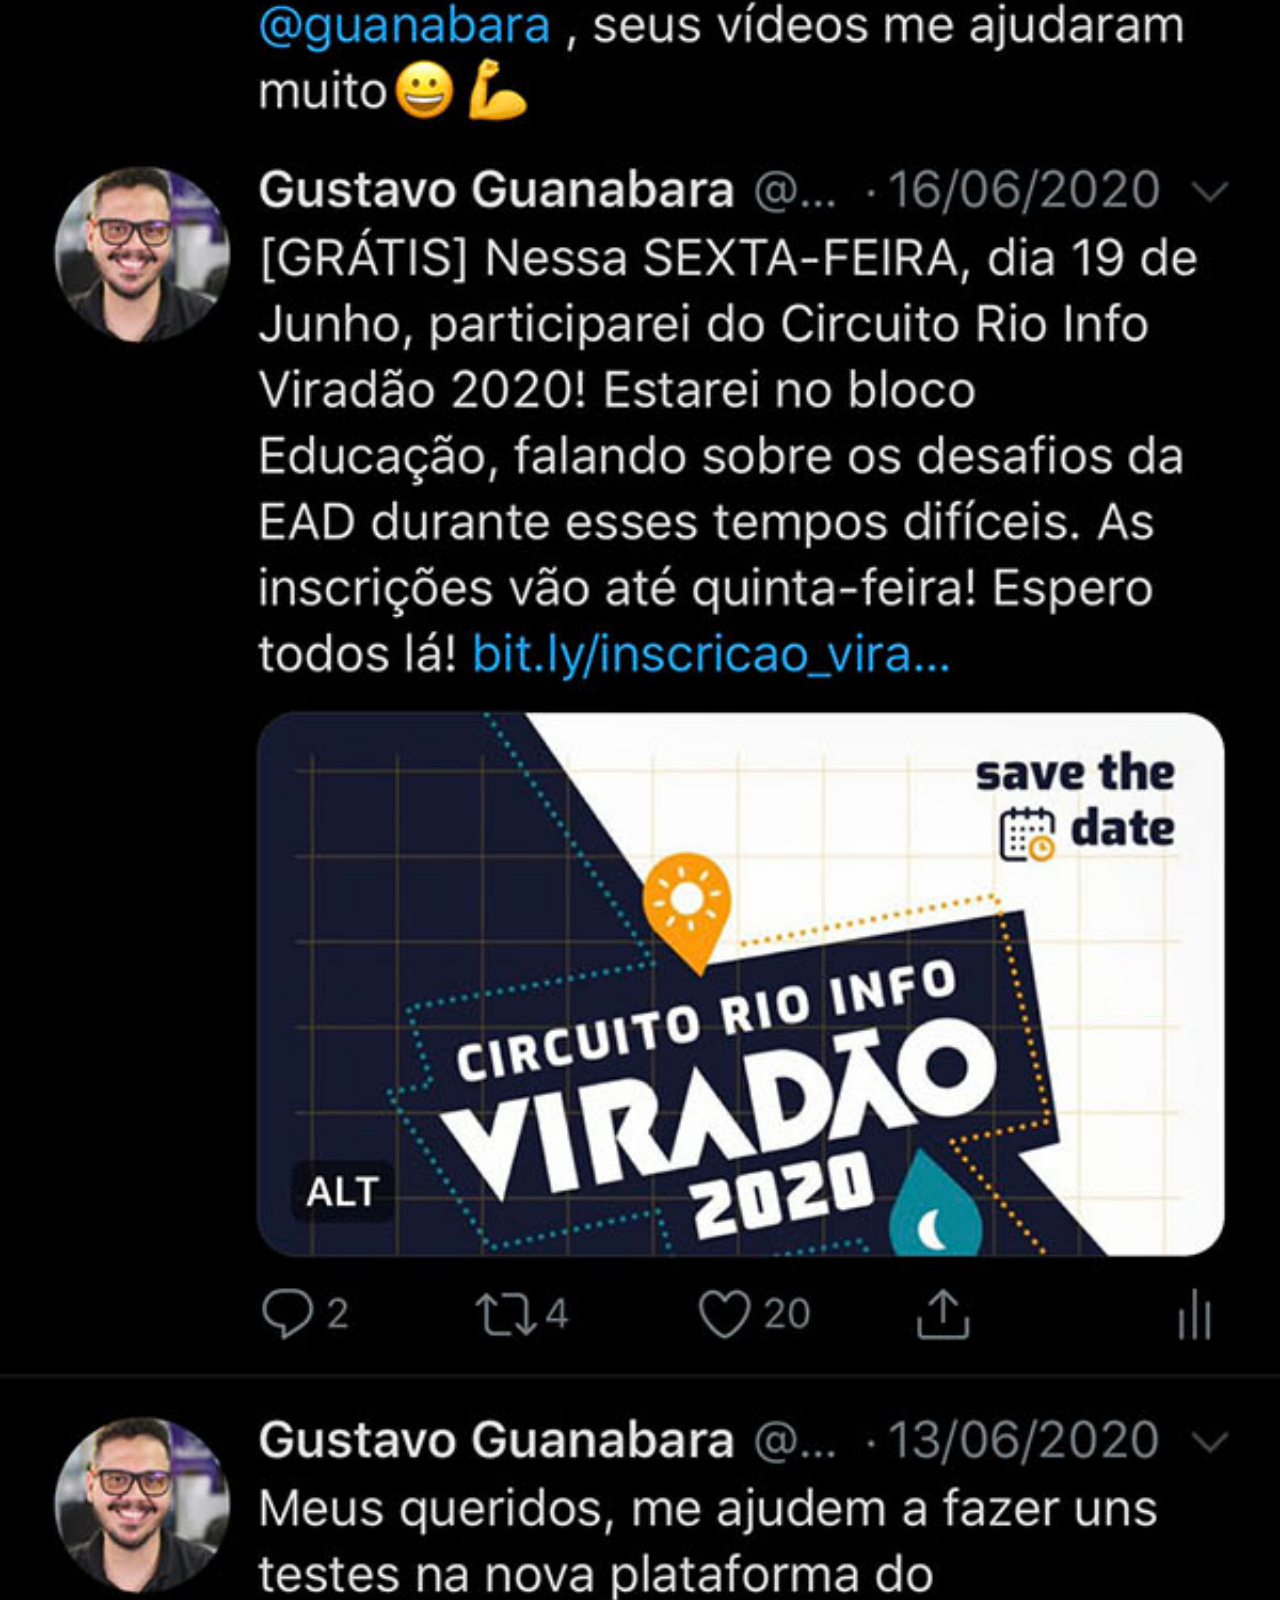
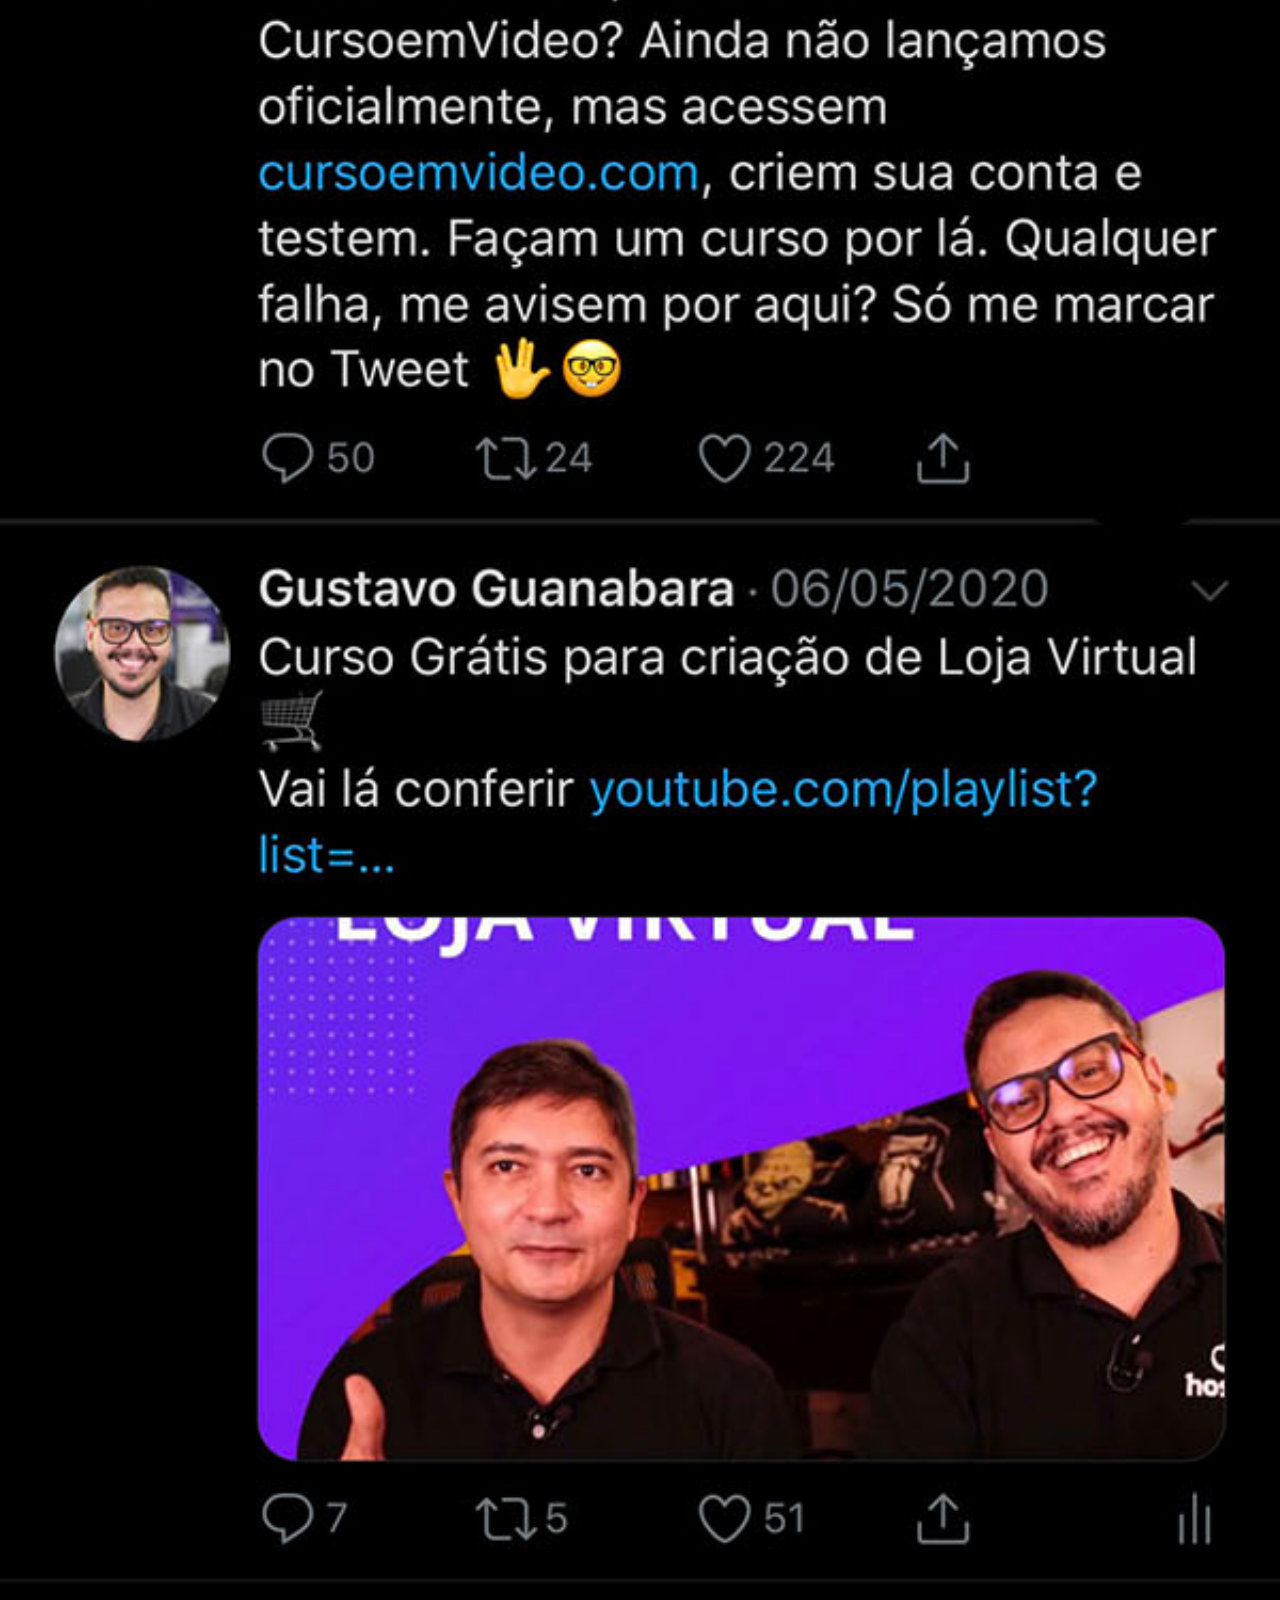
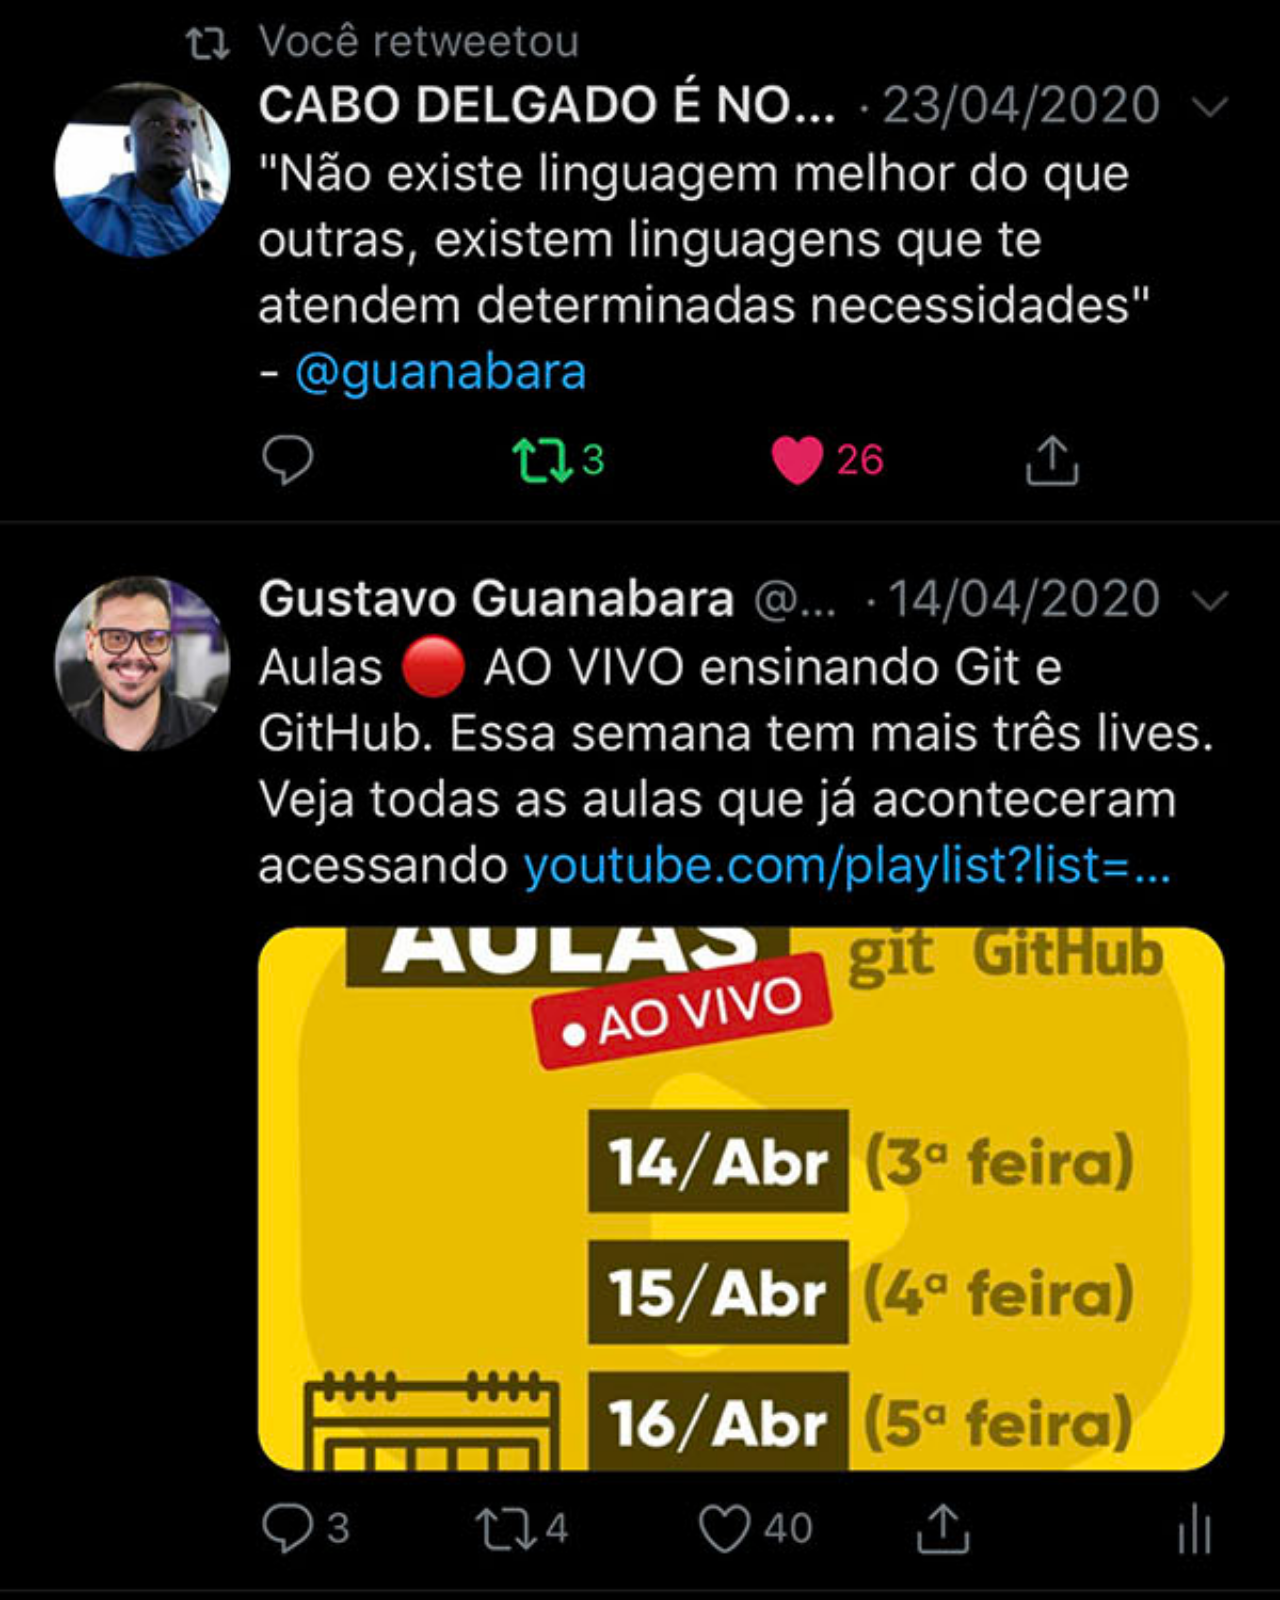
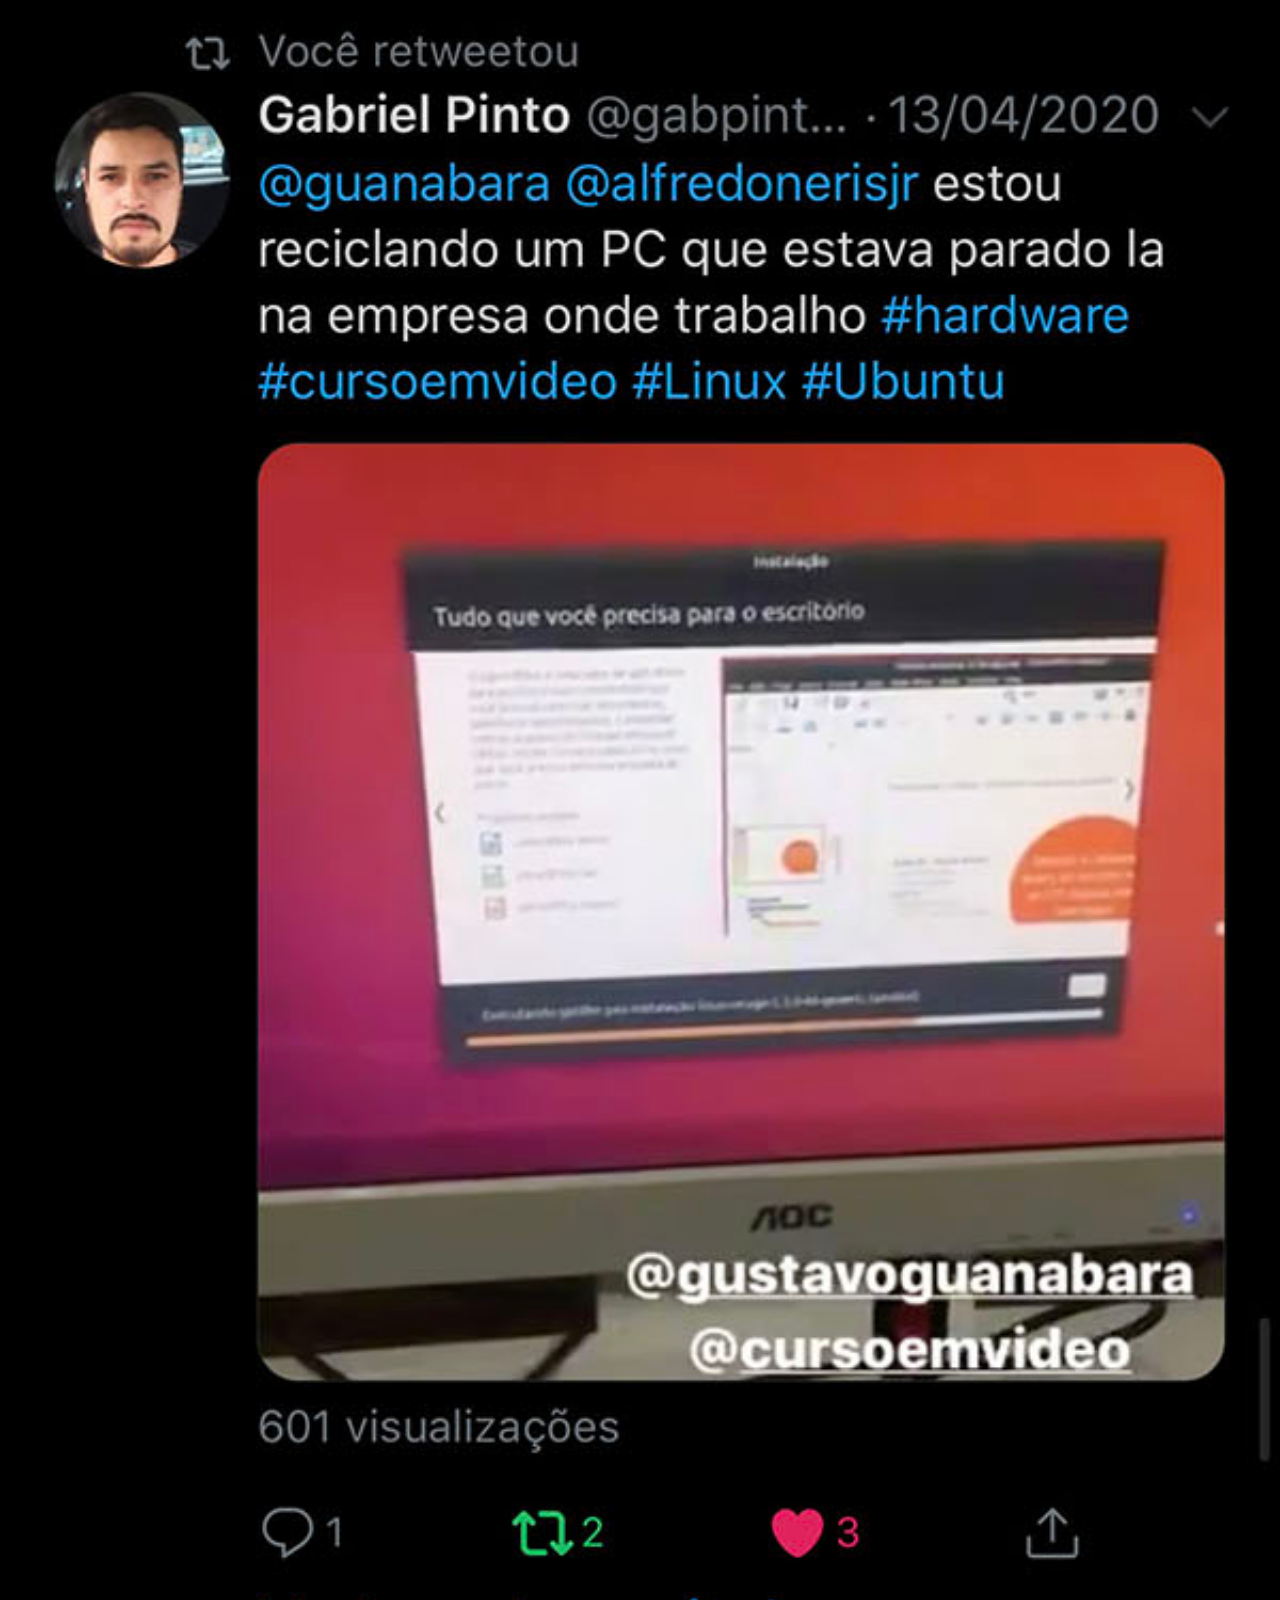
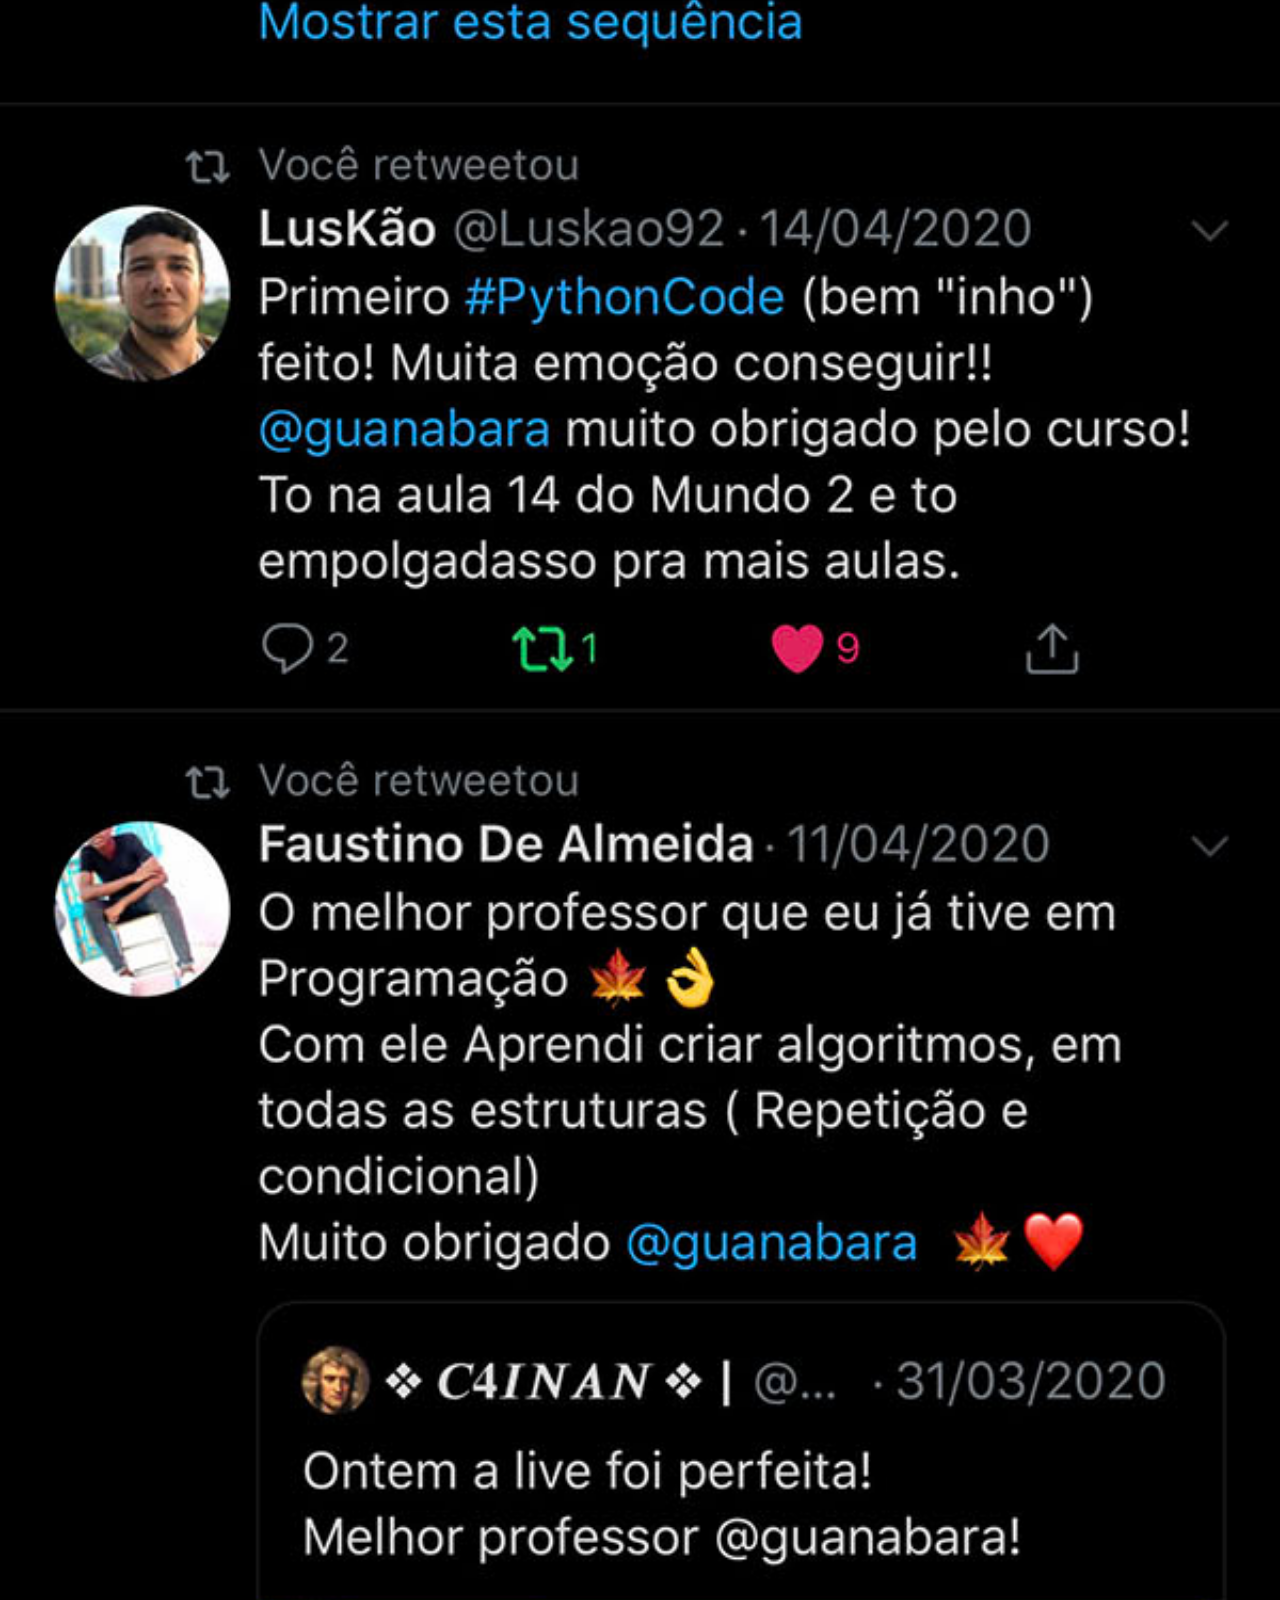
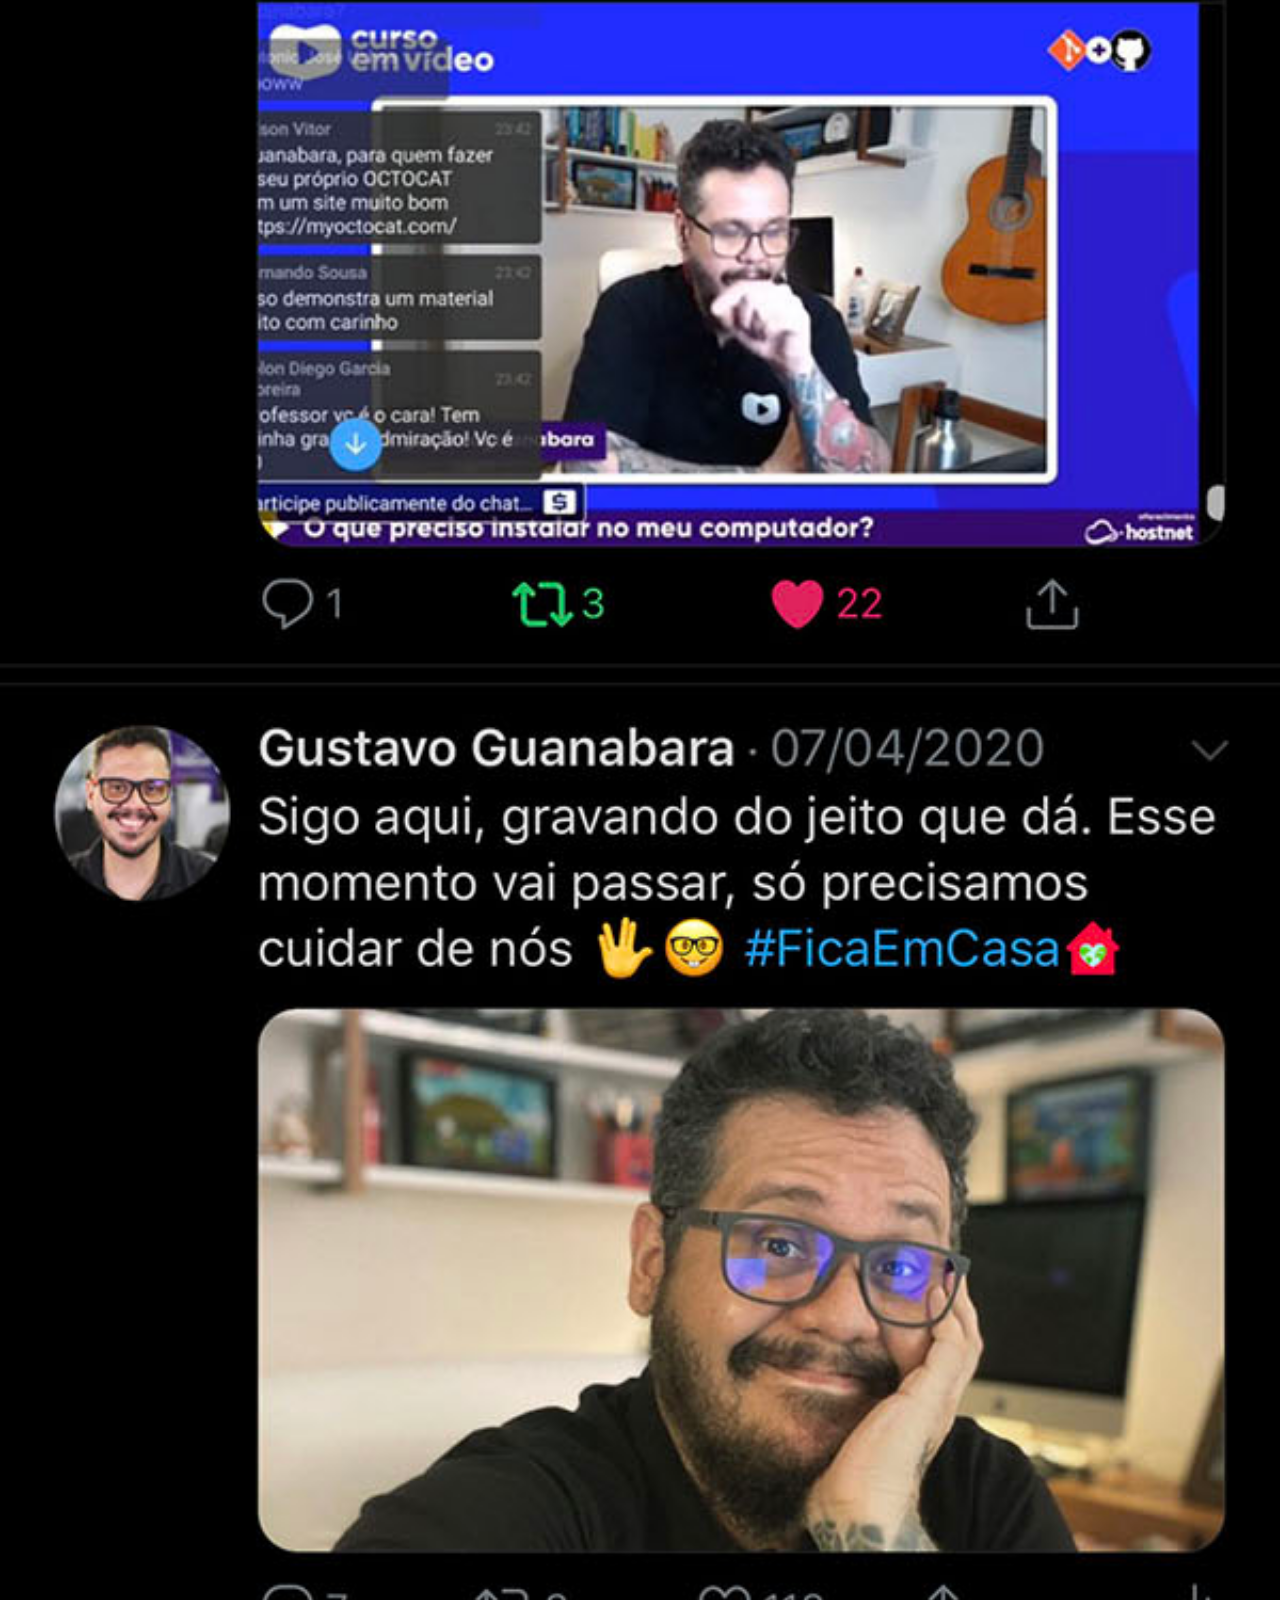
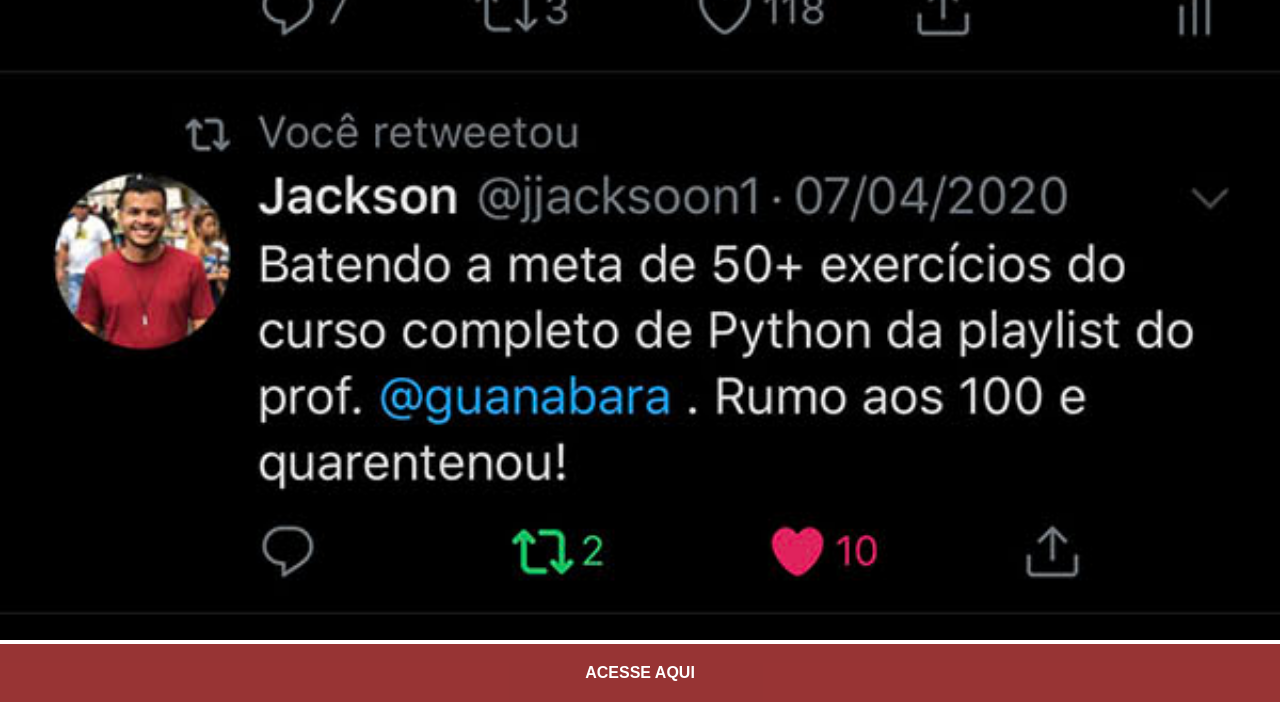
<file: twitter.html>
<!DOCTYPE html>
<html lang="en">
<head>
    <meta charset="UTF-8">
    <meta name="viewport" content="width=device-width, initial-scale=1.0">
    <link rel="stylesheet" href="estilo/socias.css">
    <title>Document</title>
</head>
<body>
    <img src="imagens/tela-twitter.jpg" alt="image/jpeg">
    <a href="https://x.com/guanabara" target="_blank">ACESSE AQUI</a>
</body>
</html>
</file>
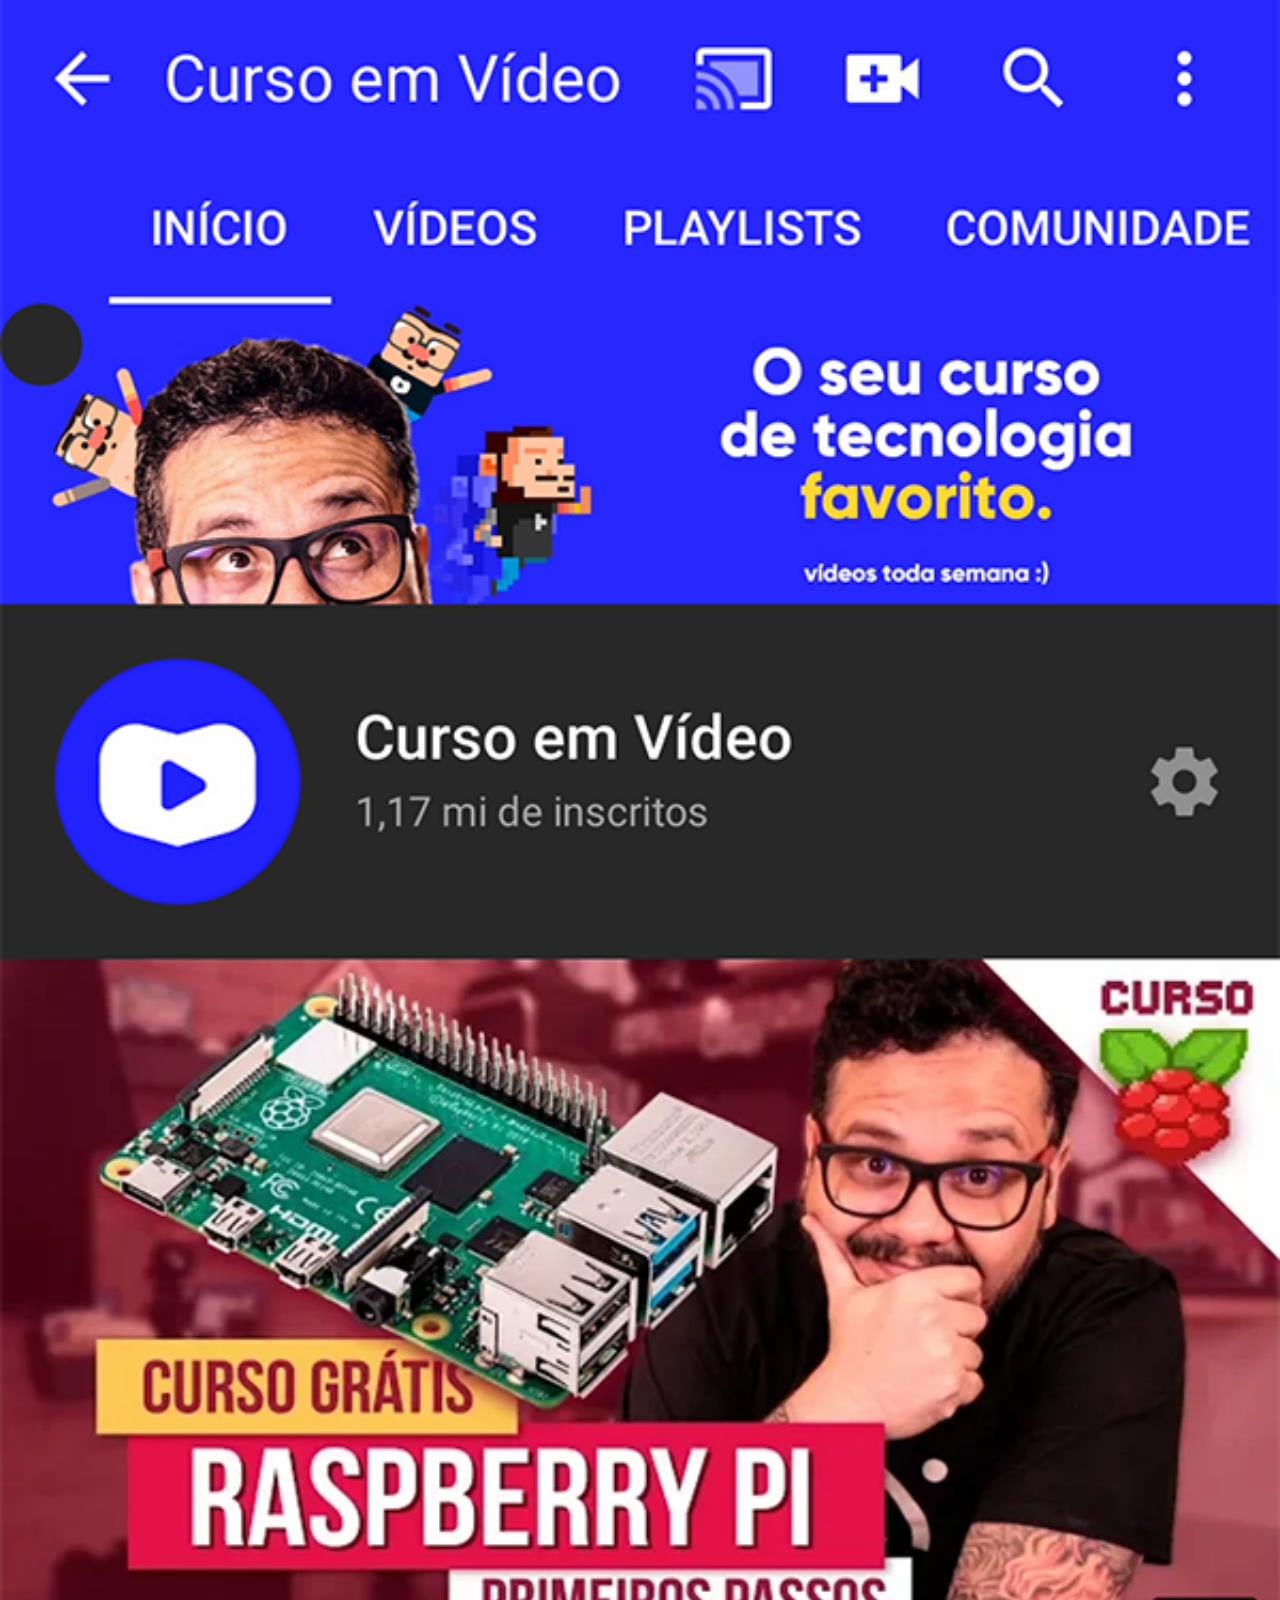
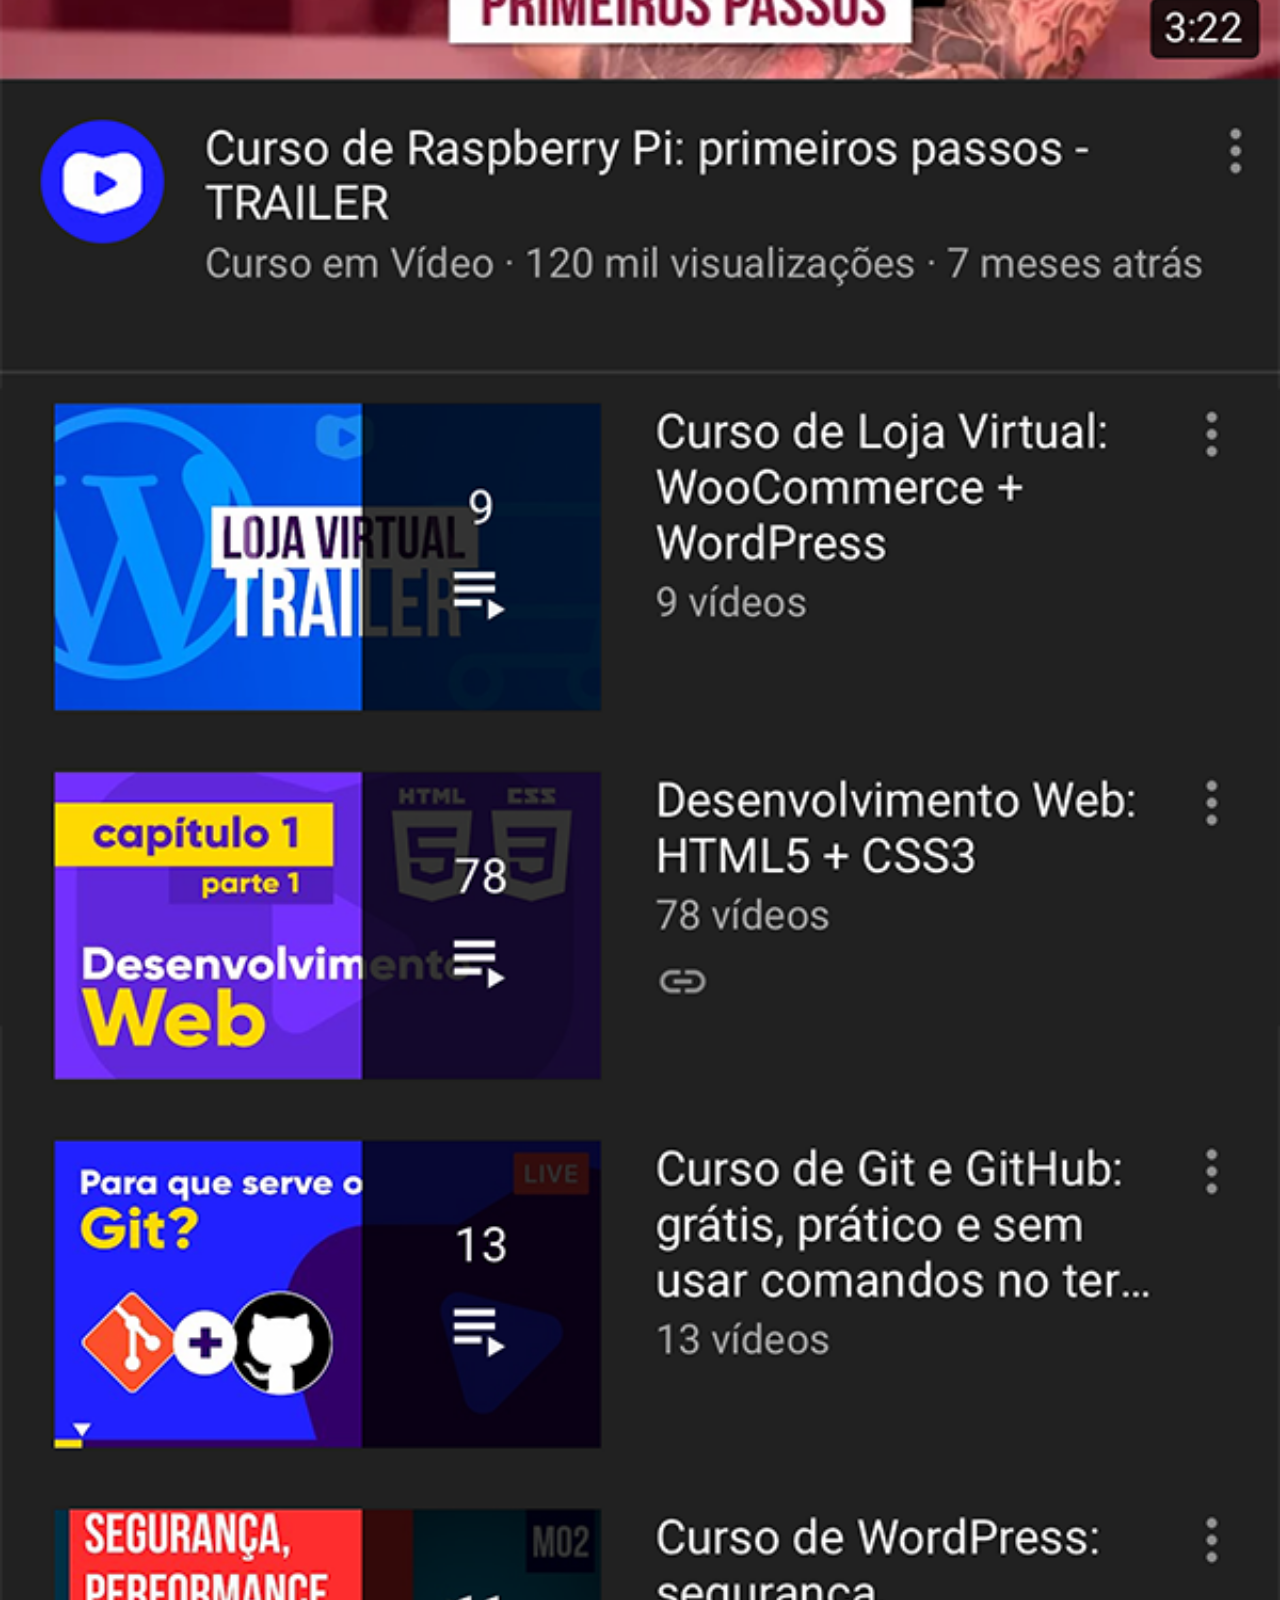
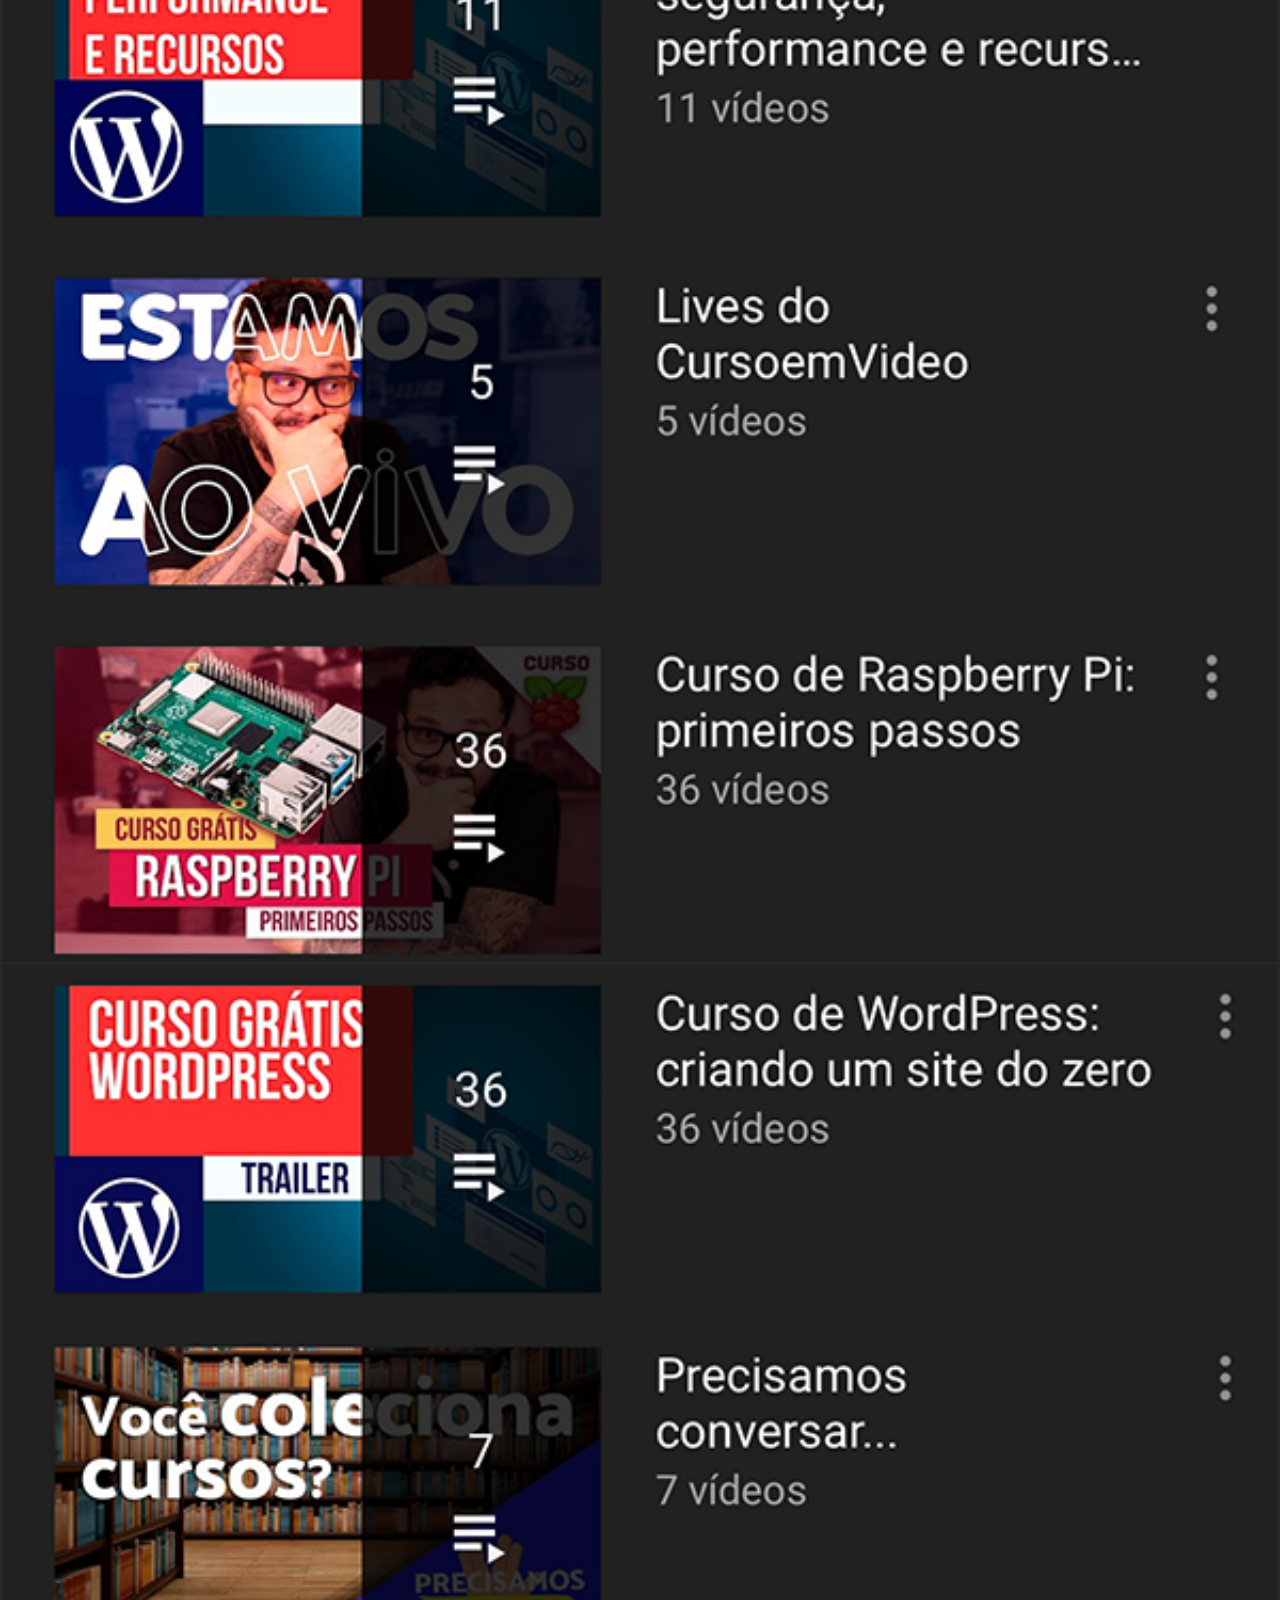
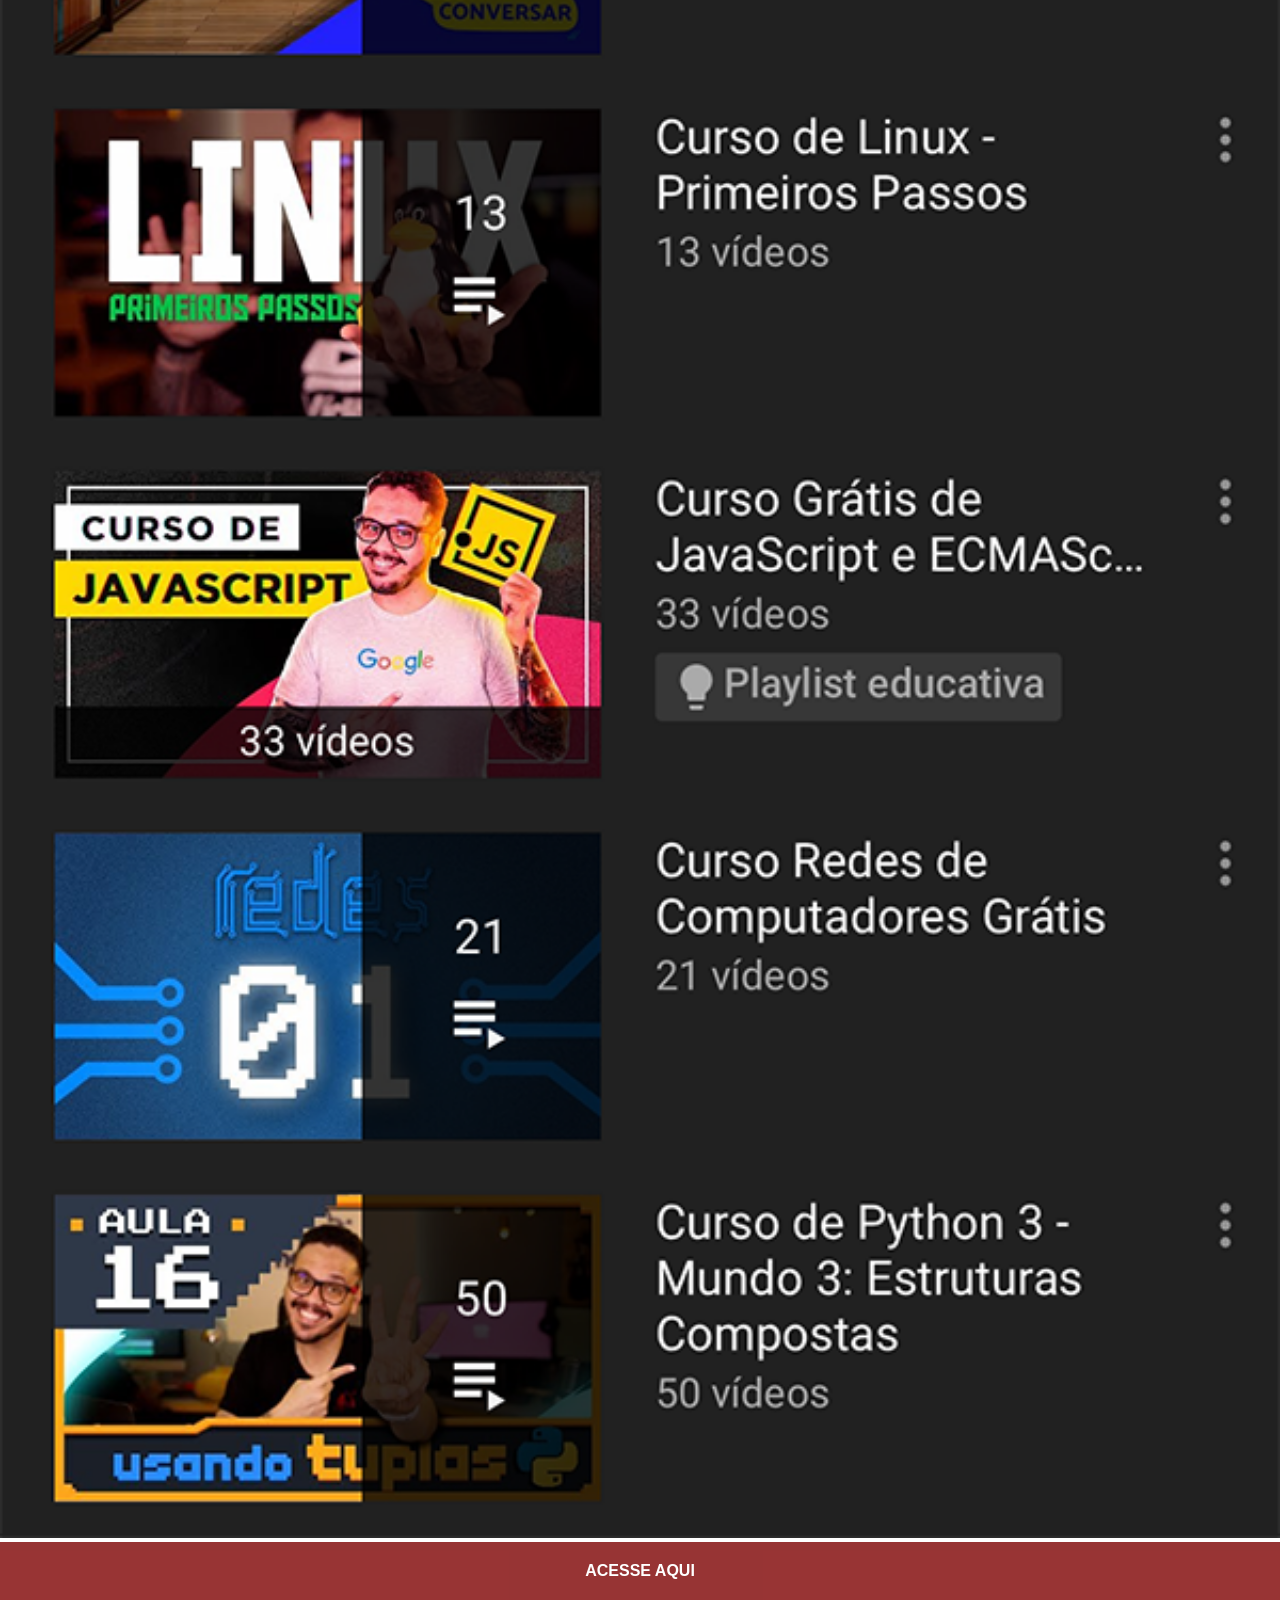
<file: youtube.html>
<!DOCTYPE html>
<html lang="en">
<head>
    <meta charset="UTF-8">
    <meta name="viewport" content="width=device-width, initial-scale=1.0">
    <link rel="stylesheet" href="estilo/socias.css">
    <title>Document</title>
</head>
<body>
    <img src="imagens/tela-youtube.png" alt="image/jpeg">
    <a href="https://www.youtube.com/@cursoemvideo/videos" target="_blank">ACESSE AQUI</a>
    
</body>
</html>
</file>
<file: estilo/style.css>
@charset
*{
    margin: 0%;
    padding: 0%;
    font-family: Arial, Helvetica, sans-serif;

}
html, body{
    height: 100vh;
    width: 100vw;
    background-color: black;
    
}
body{
    background-image: url('../imagens/fundo-madeira.jpg');
    background-size: cover;
    background-repeat: no-repeat;
    background-attachment: fixed;
    background-position: center bottom;
    margin: auto;
}
main{
    position: relative;
    height: 100vh;
}
section#telefone{
    position: absolute;
    height: 627px;
    width: 311px;
    top: 50%;
    left: 50%;
    transform: translate(-50%, -50%);
    background-image: url('../imagens/frame-iphone.png ') ;
    background-repeat: no-repeat;
}
iframe#pula{
    position: relative;
    top: 79px;
    left: 21px;
    width: 266px;
    height: 469px;
}
section#redesocias{
    display: flex;
    flex-direction: column;
    align-items: flex-end;
    gap: 10px;
}
section#redesocias > a > img {
    width: 50px;
    height: 50px;
    margin-top: 10px;
    border-radius: 50%;
    box-shadow: 2px 2px 2px rgba(0, 0, 0, 0.529);
    box-sizing: border-box;
}
section#redesocias img:hover{
    border: 2px solid rgba(255, 253, 253, 0.566);
    transform: translate(-3px, -3px);
    box-shadow: 5px 5px 10px rgba(0, 0, 0, 0.688);
    transition: transform 0.5s;

}
</file>
<file: estilo/socias.css>
@charset "UTF-8";
  *{
        padding: 0px;
        margin: 0px; 
        font-family: Arial, Helvetica, sans-serif;
        
    }
    ::-webkit-scrollbar{
        width: 0px;
        height: 0px;
    }
    img{
        width: 100vw;
       
    }
    a{
        display: block;
        background-color: rgba(127, 4, 4, 0.808);
        color: rgb(255, 255, 255);
        text-decoration: none;
        padding: 20px;
        text-align: center;
        font-weight: bold;
    }
</file>
